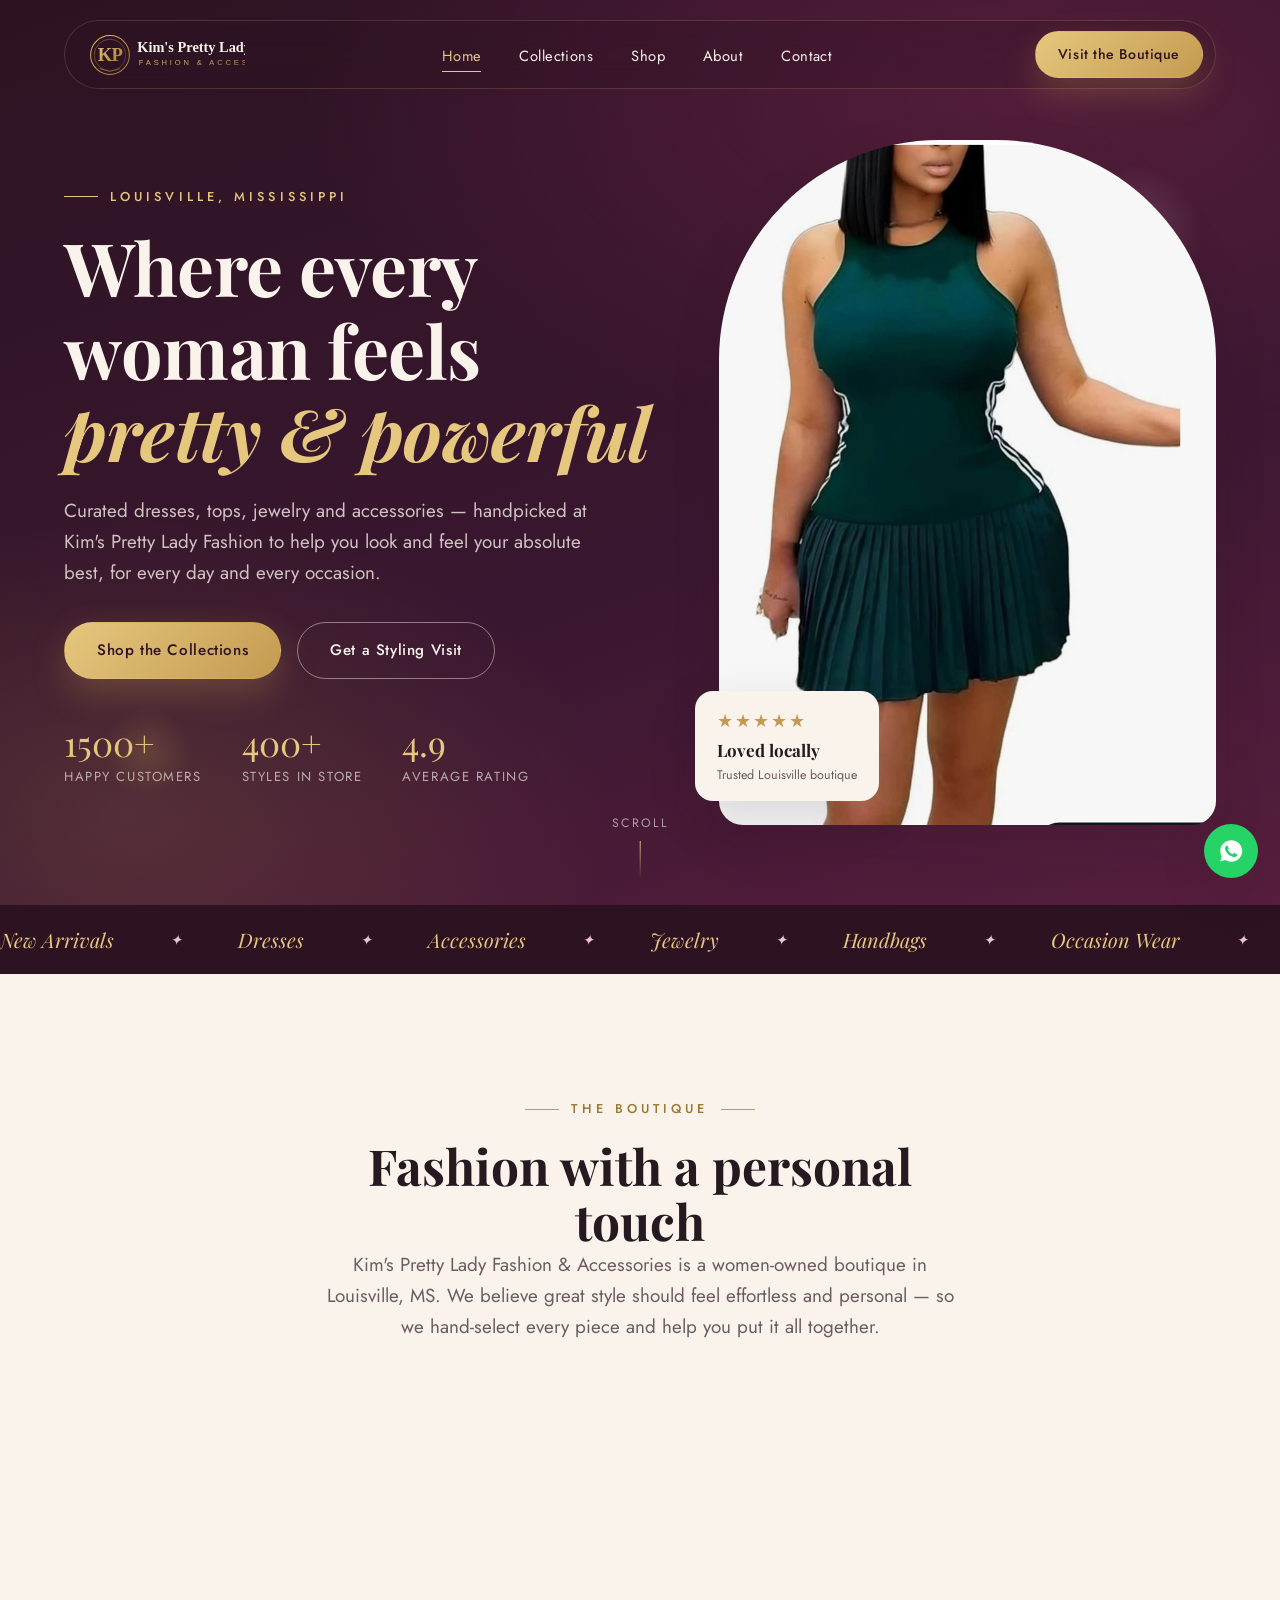
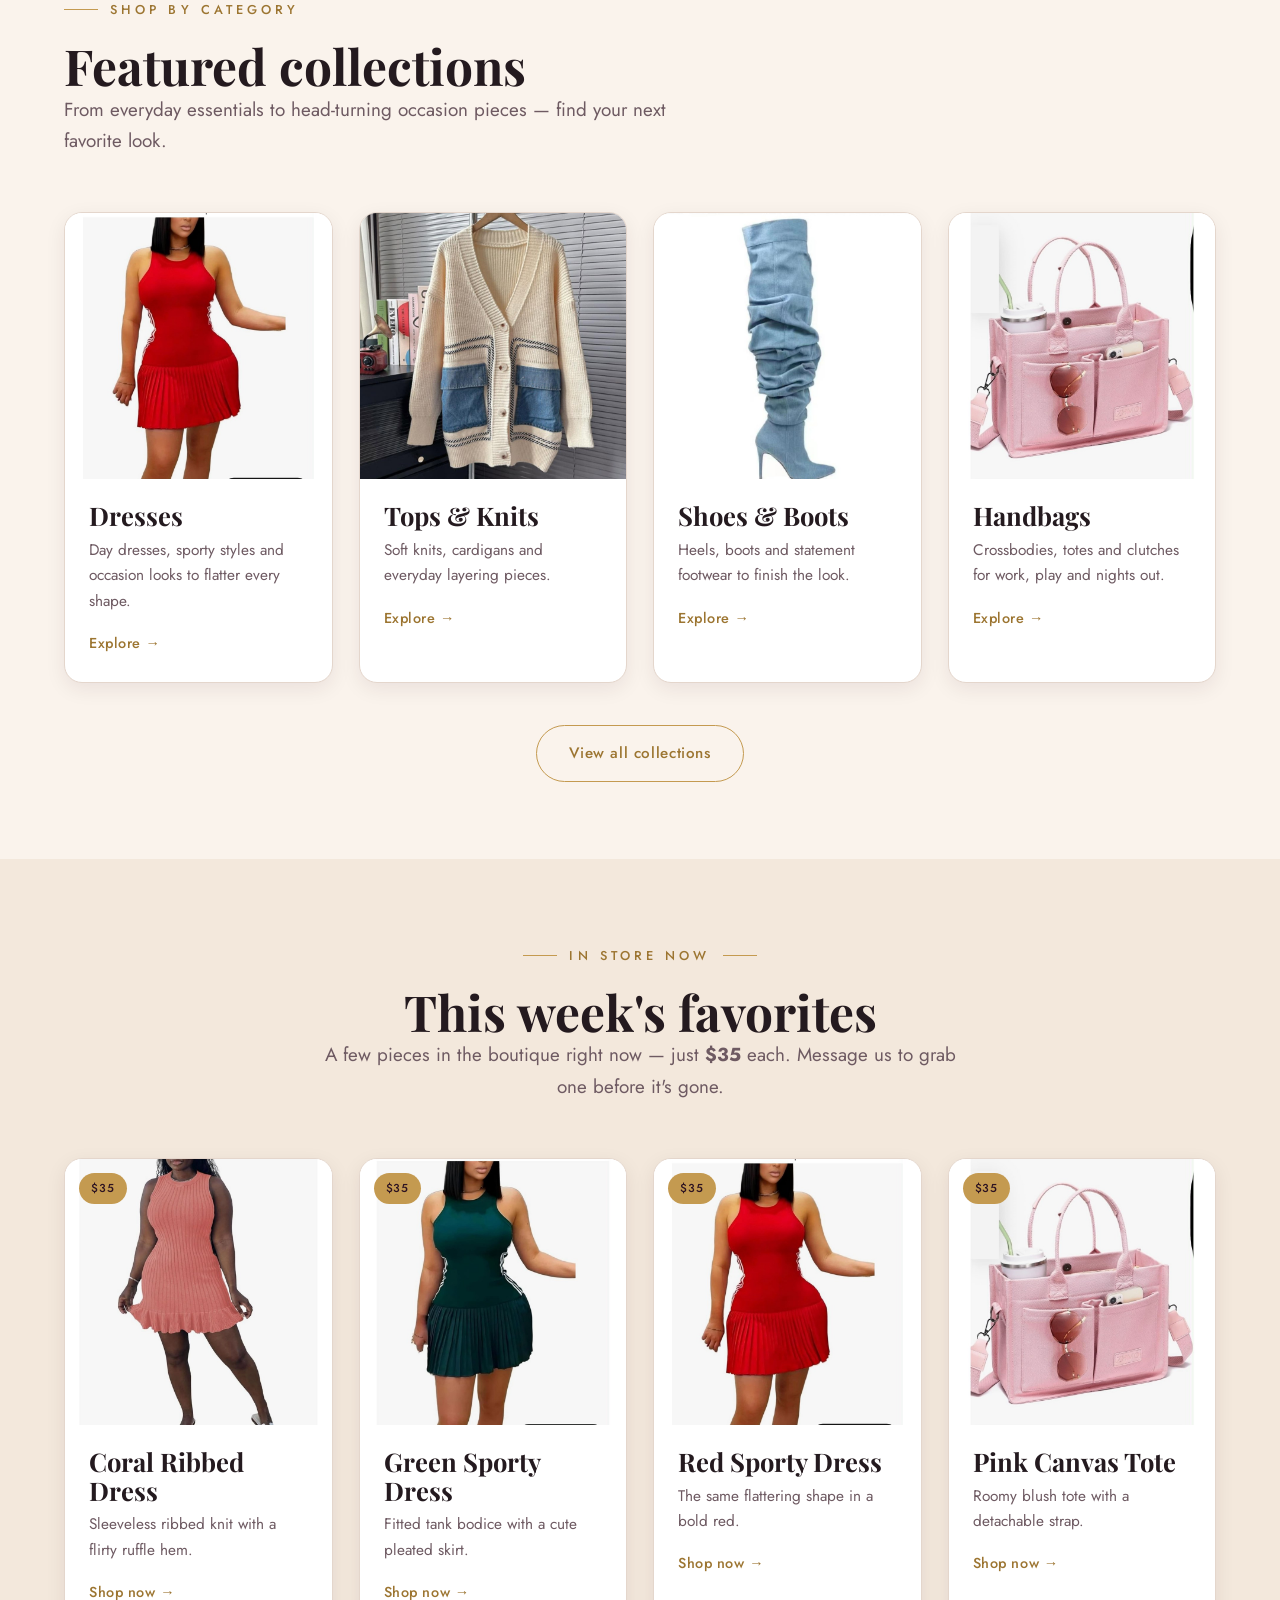
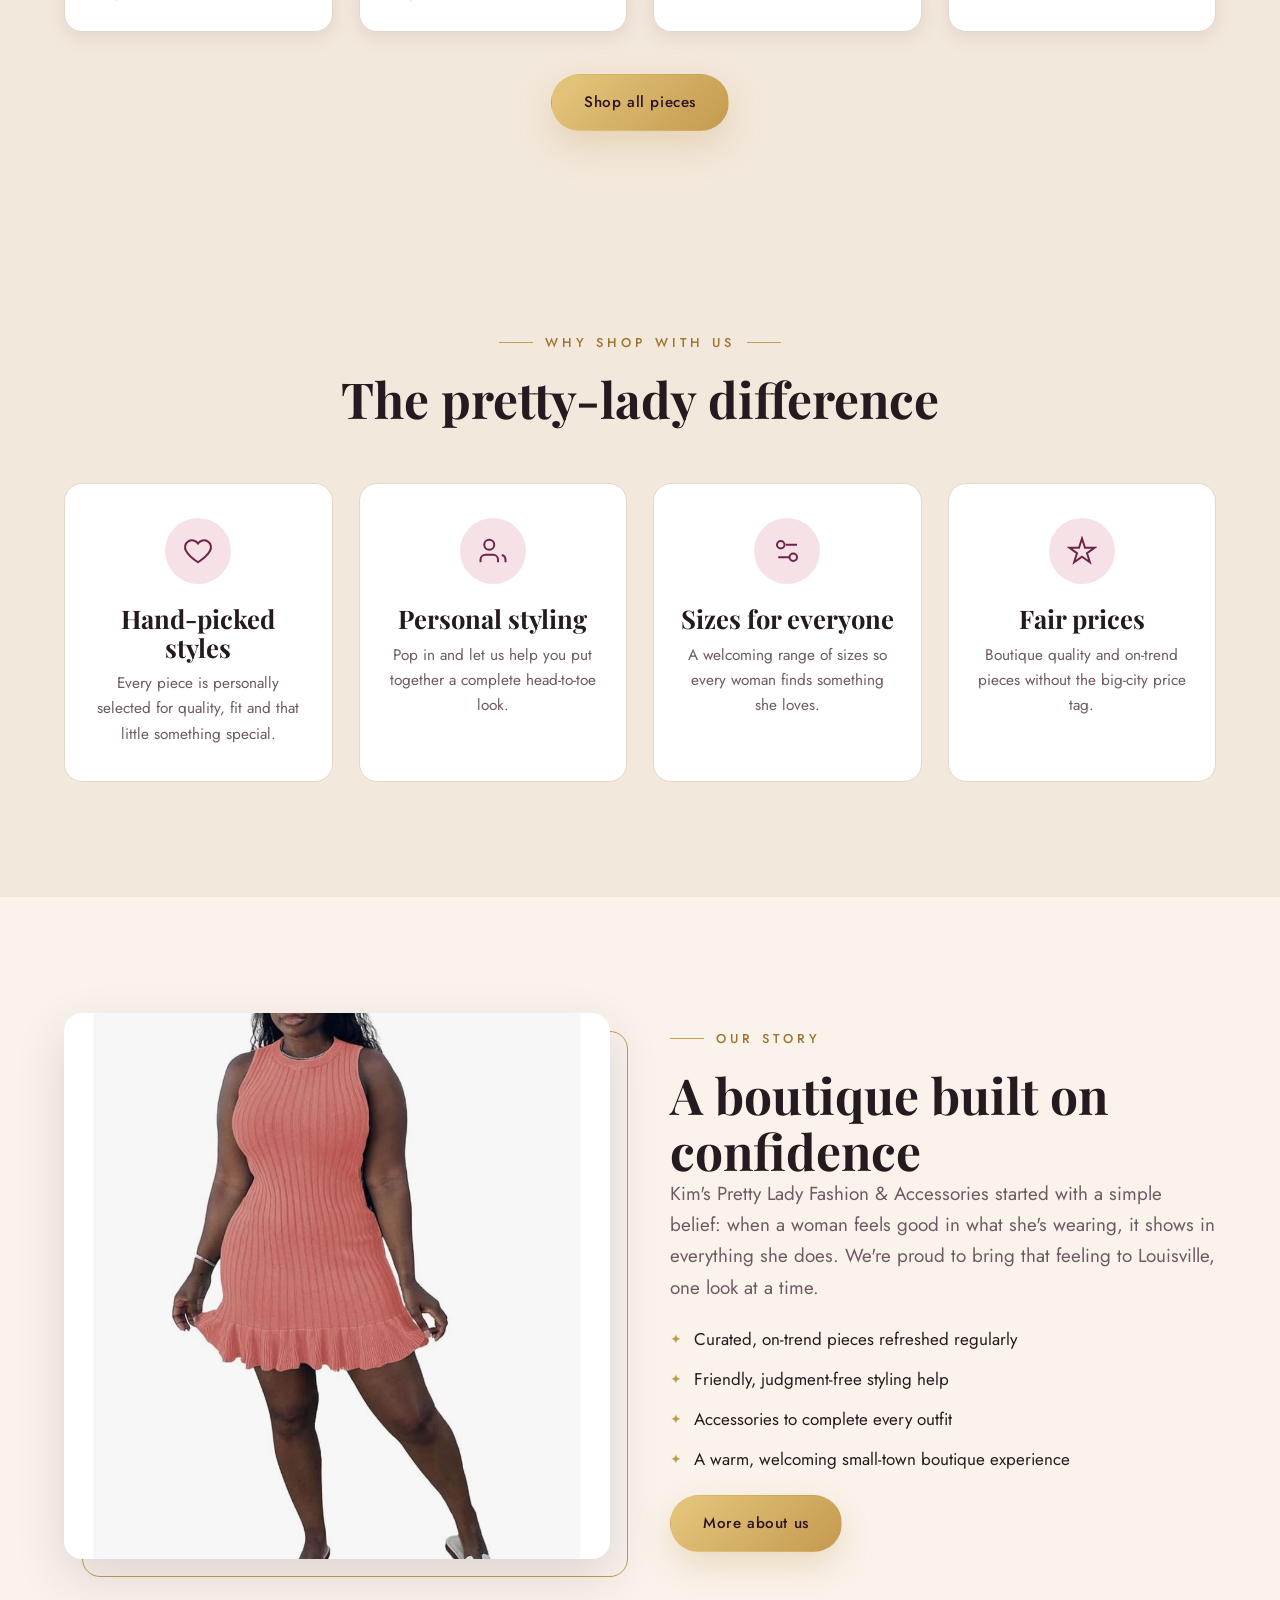
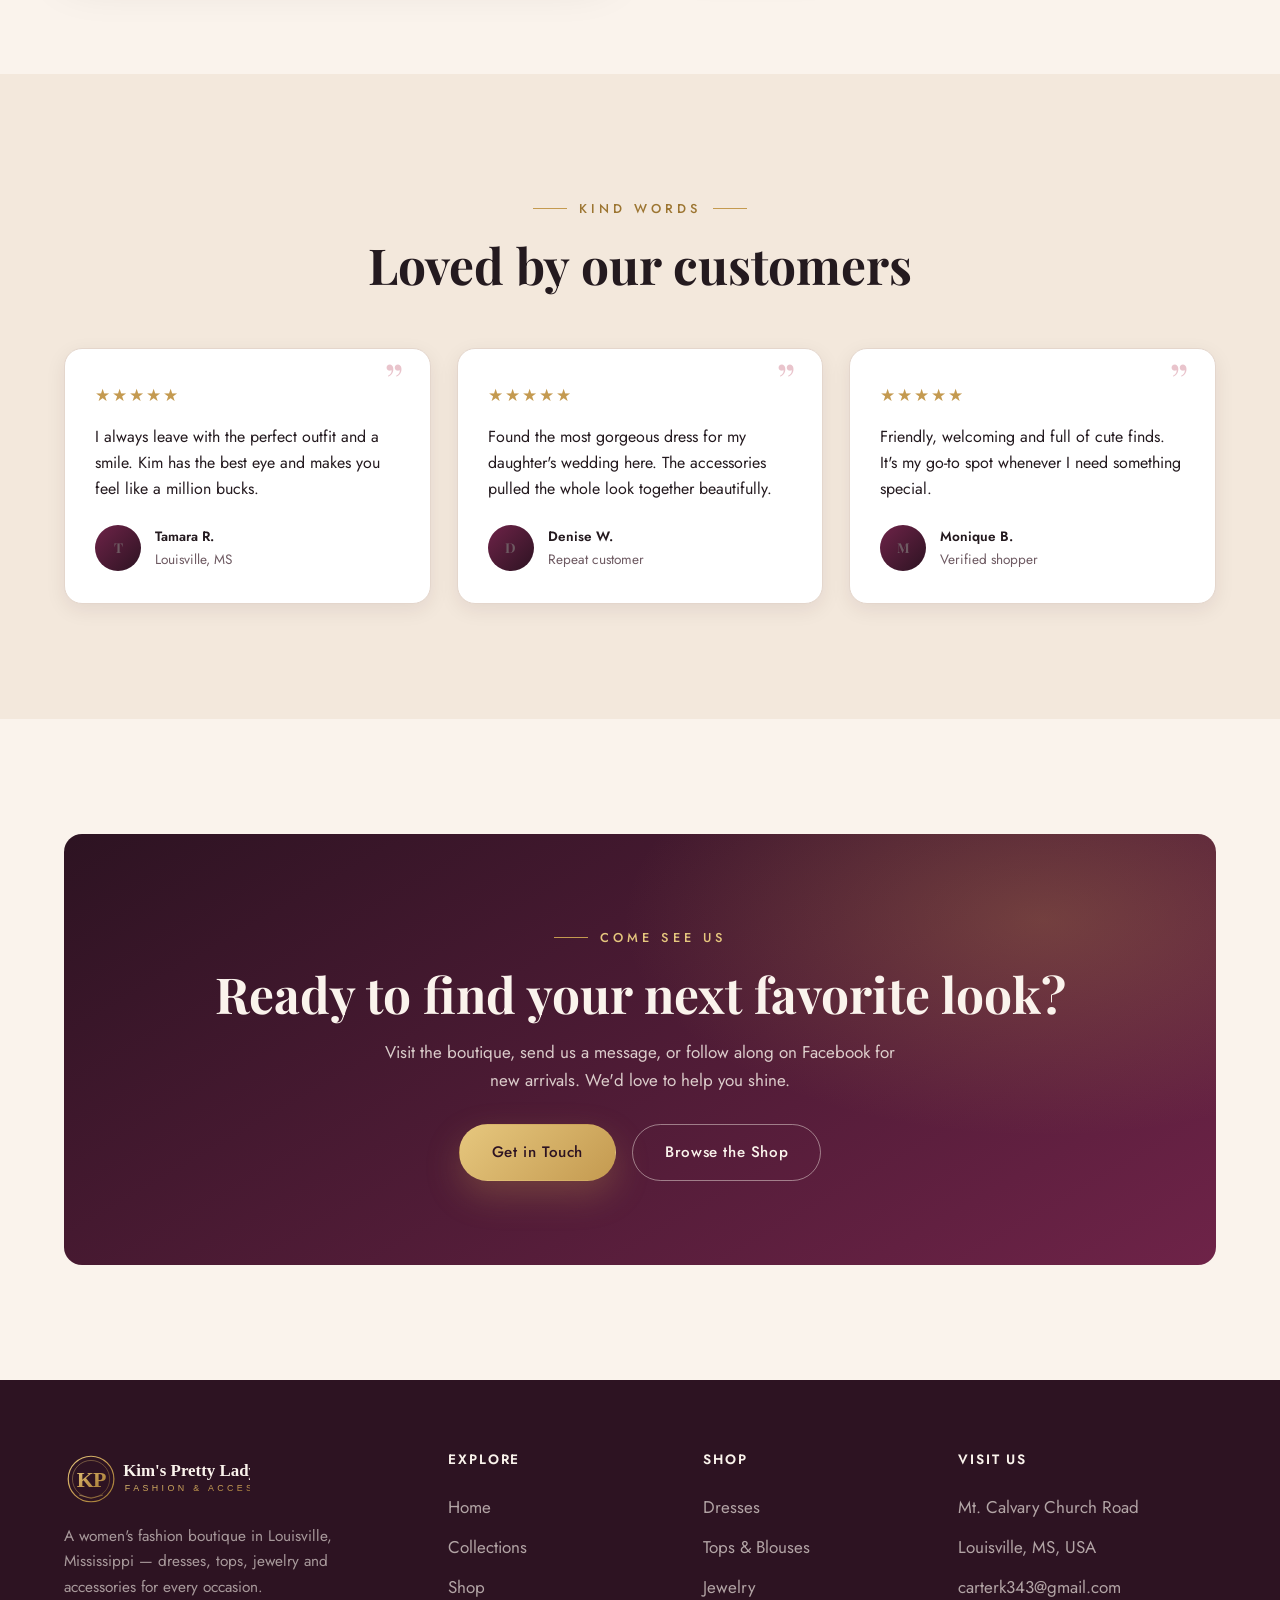
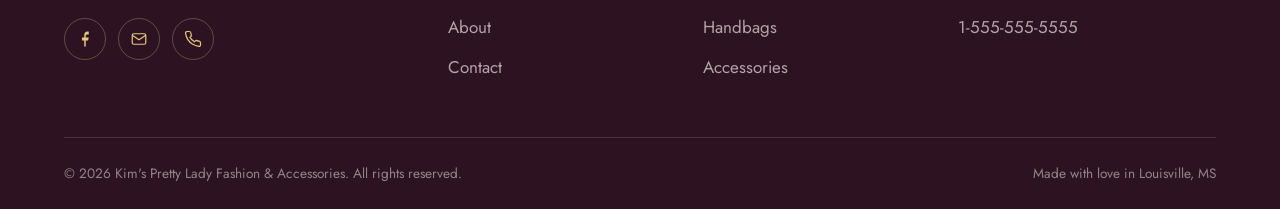
<file: index.html>
<!DOCTYPE html>
<html lang="en">
<head>
  <meta charset="UTF-8" />
  <meta name="viewport" content="width=device-width, initial-scale=1.0" />
  <meta name="theme-color" content="#2D1322" />
  <link rel="manifest" href="site.webmanifest" />
  <title>Kim's Pretty Lady Fashion &amp; Accessories | Women's Boutique in Louisville, MS</title>
  <meta name="description" content="Kim's Pretty Lady Fashion & Accessories is a women's clothing boutique in Louisville, Mississippi, offering dresses, tops, handbags, jewelry and statement accessories styled for every occasion." />
  <meta name="keywords" content="women's boutique Louisville MS, clothing store Mississippi, dresses, fashion accessories, jewelry, handbags, Kim's Pretty Lady Fashion" />
  <meta name="author" content="Kim's Pretty Lady Fashion & Accessories" />
  <link rel="icon" type="image/svg+xml" href="images/favicon.svg" />

  <!-- Open Graph -->
  <meta property="og:type" content="website" />
  <meta property="og:title" content="Kim's Pretty Lady Fashion & Accessories" />
  <meta property="og:description" content="A women's boutique in Louisville, MS — dresses, tops, jewelry and accessories curated for every occasion." />
  <meta property="og:image" content="images/hero-photo.jpg" />

  <!-- Fonts -->
  <link rel="preconnect" href="https://fonts.googleapis.com" />
  <link rel="preconnect" href="https://fonts.gstatic.com" crossorigin />
  <link href="https://fonts.googleapis.com/css2?family=Playfair+Display:ital,wght@0,500;0,600;0,700;1,500;1,600&family=Jost:wght@300;400;500;600&display=swap" rel="stylesheet" />

  <link rel="stylesheet" href="css/style.css" />

  <!-- Local business structured data (SEO) -->
  <script type="application/ld+json">
  {
    "@context": "https://schema.org",
    "@type": "ClothingStore",
    "name": "Kim's Pretty Lady Fashion & Accessories",
    "image": "images/hero-photo.jpg",
    "email": "carterk343@gmail.com",
    "telephone": "+1-555-555-5555",
    "address": {
      "@type": "PostalAddress",
      "streetAddress": "Mt. Calvary Church Road",
      "addressLocality": "Louisville",
      "addressRegion": "MS",
      "addressCountry": "US"
    },
    "url": "https://www.facebook.com/Kimsclothingandaccessories"
  }
  </script>
</head>
<body>
  <a class="skip-link" href="#main">Skip to content</a>

  <!-- ===== Loader ===== -->
  <div id="loader">
    <div class="loader__mark">
      <div class="loader__ring"></div>
      <div class="loader__name">KIM'S PRETTY LADY</div>
    </div>
  </div>

  <!-- ===== Navigation ===== -->
  <nav class="nav" id="nav">
    <div class="container">
      <div class="nav__inner">
        <a href="index.html" class="nav__logo" aria-label="Kim's Pretty Lady Fashion — home">
          <img src="images/logo.svg" alt="Kim's Pretty Lady Fashion & Accessories logo"  decoding="async" />
        </a>
        <ul class="nav__links">
          <li><a href="index.html" class="active">Home</a></li>
          <li><a href="collections.html">Collections</a></li>
          <li><a href="shop.html">Shop</a></li>
          <li><a href="about.html">About</a></li>
          <li><a href="contact.html">Contact</a></li>
        </ul>
        <div class="nav__cta"><a href="contact.html" class="btn btn--gold">Visit the Boutique</a></div>
        <button class="nav__toggle" aria-label="Open menu" aria-expanded="false">
          <span></span><span></span><span></span>
        </button>
      </div>
    </div>
  </nav>

  <main id="main" tabindex="-1">

  <!-- ===== Hero ===== -->
  <header class="hero">
    <span class="float float--1"></span>
    <span class="float float--2"></span>
    <div class="container">
      <div class="hero__grid">
        <div class="hero__copy reveal">
          <span class="eyebrow hero__eyebrow">Louisville, Mississippi</span>
          <h1>Where every woman feels <em>pretty &amp; powerful</em></h1>
          <p>Curated dresses, tops, jewelry and accessories — handpicked at Kim's Pretty Lady Fashion to help you look and feel your absolute best, for every day and every occasion.</p>
          <div class="hero__actions">
            <a href="collections.html" class="btn btn--gold">Shop the Collections</a>
            <a href="contact.html" class="btn btn--ghost-light">Get a Styling Visit</a>
          </div>
          <div class="hero__stats">
            <div>
              <div class="num"><span data-count="1500" data-suffix="+">0</span></div>
              <div class="lbl">Happy customers</div>
            </div>
            <div>
              <div class="num"><span data-count="400" data-suffix="+">0</span></div>
              <div class="lbl">Styles in store</div>
            </div>
            <div>
              <div class="num"><span data-count="4.9">0</span></div>
              <div class="lbl">Average rating</div>
            </div>
          </div>
        </div>
        <div class="hero__art reveal" data-delay="2">
          <img src="images/hero-photo.jpg" alt="Model wearing a sporty green dress from the boutique"  decoding="async" />
          <div class="hero__badge">
            <div>
              <div class="star">★★★★★</div>
              <b>Loved locally</b>
              <small>Trusted Louisville boutique</small>
            </div>
          </div>
        </div>
      </div>
    </div>
    <div class="hero__scroll">Scroll</div>
  </header>

  <!-- ===== Marquee strip ===== -->
  <div class="marquee" aria-hidden="true">
    <div class="marquee__track">
      <span>New Arrivals</span><span>Dresses</span><span>Accessories</span><span>Jewelry</span><span>Handbags</span><span>Occasion Wear</span>
      <span>New Arrivals</span><span>Dresses</span><span>Accessories</span><span>Jewelry</span><span>Handbags</span><span>Occasion Wear</span>
    </div>
  </div>

  <!-- ===== Intro ===== -->
  <section class="section">
    <div class="container">
      <div class="head center reveal">
        <span class="eyebrow">The Boutique</span>
        <h2>Fashion with a personal touch</h2>
        <p class="lead" style="margin-inline:auto;">Kim's Pretty Lady Fashion &amp; Accessories is a women-owned boutique in Louisville, MS. We believe great style should feel effortless and personal — so we hand-select every piece and help you put it all together.</p>
      </div>
    </div>
  </section>

  <!-- ===== Featured collections ===== -->
  <section class="section section--tight" id="collections">
    <div class="container">
      <div class="head reveal">
        <span class="eyebrow">Shop by Category</span>
        <h2>Featured collections</h2>
        <p class="lead">From everyday essentials to head-turning occasion pieces — find your next favorite look.</p>
      </div>
      <div class="grid grid--4">
        <article class="card reveal" data-delay="1">
          <div class="card__media"><img src="images/prod-red-dress.jpg" alt="Dresses collection" loading="lazy" decoding="async" /></div>
          <div class="card__body">
            <h3>Dresses</h3>
            <p>Day dresses, sporty styles and occasion looks to flatter every shape.</p>
            <a href="collections.html" class="card__link">Explore →</a>
          </div>
        </article>
        <article class="card reveal" data-delay="2">
          <div class="card__media"><img src="images/look-cardigan.jpg" alt="Tops and knitwear collection" loading="lazy" decoding="async" /></div>
          <div class="card__body">
            <h3>Tops &amp; Knits</h3>
            <p>Soft knits, cardigans and everyday layering pieces.</p>
            <a href="collections.html" class="card__link">Explore →</a>
          </div>
        </article>
        <article class="card reveal" data-delay="3">
          <div class="card__media"><img src="images/look-denim-boots.jpg" alt="Shoes and boots collection" loading="lazy" decoding="async" /></div>
          <div class="card__body">
            <h3>Shoes &amp; Boots</h3>
            <p>Heels, boots and statement footwear to finish the look.</p>
            <a href="collections.html" class="card__link">Explore →</a>
          </div>
        </article>
        <article class="card reveal" data-delay="4">
          <div class="card__media"><img src="images/prod-tote.jpg" alt="Handbags collection" loading="lazy" decoding="async" /></div>
          <div class="card__body">
            <h3>Handbags</h3>
            <p>Crossbodies, totes and clutches for work, play and nights out.</p>
            <a href="collections.html" class="card__link">Explore →</a>
          </div>
        </article>
      </div>
      <div class="center" style="margin-top:42px;">
        <a href="collections.html" class="btn btn--outline">View all collections</a>
      </div>
    </div>
  </section>

  <!-- ===== In store now (real products) ===== -->
  <section class="section section--tight" style="background:var(--cream-2);">
    <div class="container">
      <div class="head center reveal">
        <span class="eyebrow">In Store Now</span>
        <h2>This week's favorites</h2>
        <p class="lead" style="margin-inline:auto;">A few pieces in the boutique right now — just <strong>$35</strong> each. Message us to grab one before it's gone.</p>
      </div>
      <div class="grid grid--4">
        <article class="card reveal" data-delay="1">
          <div class="card__media"><img src="images/prod-coral-dress.jpg" alt="Coral ribbed sleeveless dress with ruffle hem" loading="lazy" decoding="async" /><span class="tag">$35</span></div>
          <div class="card__body">
            <h3>Coral Ribbed Dress</h3>
            <p>Sleeveless ribbed knit with a flirty ruffle hem.</p>
            <a href="shop.html" class="card__link">Shop now →</a>
          </div>
        </article>
        <article class="card reveal" data-delay="2">
          <div class="card__media"><img src="images/prod-green-dress.jpg" alt="Green sporty tank dress with pleated skirt" loading="lazy" decoding="async" /><span class="tag">$35</span></div>
          <div class="card__body">
            <h3>Green Sporty Dress</h3>
            <p>Fitted tank bodice with a cute pleated skirt.</p>
            <a href="shop.html" class="card__link">Shop now →</a>
          </div>
        </article>
        <article class="card reveal" data-delay="3">
          <div class="card__media"><img src="images/prod-red-dress.jpg" alt="Red sporty tank dress with pleated skirt" loading="lazy" decoding="async" /><span class="tag">$35</span></div>
          <div class="card__body">
            <h3>Red Sporty Dress</h3>
            <p>The same flattering shape in a bold red.</p>
            <a href="shop.html" class="card__link">Shop now →</a>
          </div>
        </article>
        <article class="card reveal" data-delay="4">
          <div class="card__media"><img src="images/prod-tote.jpg" alt="Pink canvas tote bag with crossbody strap" loading="lazy" decoding="async" /><span class="tag">$35</span></div>
          <div class="card__body">
            <h3>Pink Canvas Tote</h3>
            <p>Roomy blush tote with a detachable strap.</p>
            <a href="shop.html" class="card__link">Shop now →</a>
          </div>
        </article>
      </div>
      <div class="center" style="margin-top:42px;">
        <a href="shop.html" class="btn btn--gold">Shop all pieces</a>
      </div>
    </div>
  </section>

  <!-- ===== Why choose us ===== -->
  <section class="section" style="background:var(--cream-2);">
    <div class="container">
      <div class="head center reveal">
        <span class="eyebrow">Why Shop With Us</span>
        <h2>The pretty-lady difference</h2>
      </div>
      <div class="grid grid--4">
        <div class="feature reveal" data-delay="1">
          <div class="feature__icon">
            <svg viewBox="0 0 24 24" fill="none" stroke="currentColor" stroke-width="1.6"><path d="M12 21s-7-4.5-9.5-9A5.5 5.5 0 0 1 12 6a5.5 5.5 0 0 1 9.5 6c-2.5 4.5-9.5 9-9.5 9z"/></svg>
          </div>
          <h3>Hand-picked styles</h3>
          <p>Every piece is personally selected for quality, fit and that little something special.</p>
        </div>
        <div class="feature reveal" data-delay="2">
          <div class="feature__icon">
            <svg viewBox="0 0 24 24" fill="none" stroke="currentColor" stroke-width="1.6"><path d="M16 21v-2a4 4 0 0 0-4-4H6a4 4 0 0 0-4 4v2"/><circle cx="9" cy="7" r="4"/><path d="M22 21v-2a4 4 0 0 0-3-3.87"/></svg>
          </div>
          <h3>Personal styling</h3>
          <p>Pop in and let us help you put together a complete head-to-toe look.</p>
        </div>
        <div class="feature reveal" data-delay="3">
          <div class="feature__icon">
            <svg viewBox="0 0 24 24" fill="none" stroke="currentColor" stroke-width="1.6"><path d="M20 7h-9M14 17H5"/><circle cx="17" cy="17" r="3"/><circle cx="7" cy="7" r="3"/></svg>
          </div>
          <h3>Sizes for everyone</h3>
          <p>A welcoming range of sizes so every woman finds something she loves.</p>
        </div>
        <div class="feature reveal" data-delay="4">
          <div class="feature__icon">
            <svg viewBox="0 0 24 24" fill="none" stroke="currentColor" stroke-width="1.6"><path d="M12 2l2.4 7.4H22l-6 4.4 2.3 7.2L12 16.6 5.7 21l2.3-7.2-6-4.4h7.6z"/></svg>
          </div>
          <h3>Fair prices</h3>
          <p>Boutique quality and on-trend pieces without the big-city price tag.</p>
        </div>
      </div>
    </div>
  </section>

  <!-- ===== About teaser / split ===== -->
  <section class="section">
    <div class="container">
      <div class="split">
        <div class="split__media reveal">
          <img src="images/prod-coral-dress.jpg" alt="Boutique fashion in Louisville, Mississippi"  loading="lazy" decoding="async" />
          <span class="frame"></span>
        </div>
        <div class="reveal" data-delay="2">
          <span class="eyebrow">Our Story</span>
          <h2>A boutique built on confidence</h2>
          <p class="lead">Kim's Pretty Lady Fashion &amp; Accessories started with a simple belief: when a woman feels good in what she's wearing, it shows in everything she does. We're proud to bring that feeling to Louisville, one look at a time.</p>
          <ul class="checklist">
            <li>Curated, on-trend pieces refreshed regularly</li>
            <li>Friendly, judgment-free styling help</li>
            <li>Accessories to complete every outfit</li>
            <li>A warm, welcoming small-town boutique experience</li>
          </ul>
          <a href="about.html" class="btn btn--gold">More about us</a>
        </div>
      </div>
    </div>
  </section>

  <!-- ===== Testimonials ===== -->
  <section class="section" style="background:var(--cream-2);">
    <div class="container">
      <div class="head center reveal">
        <span class="eyebrow">Kind Words</span>
        <h2>Loved by our customers</h2>
      </div>
      <div class="testi-grid">
        <figure class="testi reveal" data-delay="1">
          <span class="testi__quote">”</span>
          <div class="testi__stars">★★★★★</div>
          <p>I always leave with the perfect outfit and a smile. Kim has the best eye and makes you feel like a million bucks.</p>
          <figcaption class="testi__who">
            <span class="testi__avatar">T</span>
            <span><b>Tamara R.</b><span>Louisville, MS</span></span>
          </figcaption>
        </figure>
        <figure class="testi reveal" data-delay="2">
          <span class="testi__quote">”</span>
          <div class="testi__stars">★★★★★</div>
          <p>Found the most gorgeous dress for my daughter's wedding here. The accessories pulled the whole look together beautifully.</p>
          <figcaption class="testi__who">
            <span class="testi__avatar">D</span>
            <span><b>Denise W.</b><span>Repeat customer</span></span>
          </figcaption>
        </figure>
        <figure class="testi reveal" data-delay="3">
          <span class="testi__quote">”</span>
          <div class="testi__stars">★★★★★</div>
          <p>Friendly, welcoming and full of cute finds. It's my go-to spot whenever I need something special.</p>
          <figcaption class="testi__who">
            <span class="testi__avatar">M</span>
            <span><b>Monique B.</b><span>Verified shopper</span></span>
          </figcaption>
        </figure>
      </div>
    </div>
  </section>

  <!-- ===== CTA ===== -->
  <section class="section">
    <div class="container">
      <div class="cta reveal">
        <span class="eyebrow" style="color:var(--gold-light);justify-content:center;">Come See Us</span>
        <h2>Ready to find your next favorite look?</h2>
        <p>Visit the boutique, send us a message, or follow along on Facebook for new arrivals. We'd love to help you shine.</p>
        <div class="cta__actions">
          <a href="contact.html" class="btn btn--gold">Get in Touch</a>
          <a href="shop.html" class="btn btn--ghost-light">Browse the Shop</a>
        </div>
      </div>
    </div>
  </section>

  <!-- ===== Footer ===== -->
  </main>

  <footer class="footer">
    <div class="container">
      <div class="footer__grid">
        <div class="footer__brand">
          <img src="images/logo.svg" alt="Kim's Pretty Lady Fashion & Accessories logo"  decoding="async" />
          <p>A women's fashion boutique in Louisville, Mississippi — dresses, tops, jewelry and accessories for every occasion.</p>
          <div class="footer__social">
            <a href="https://www.facebook.com/Kimsclothingandaccessories" target="_blank" rel="noopener" aria-label="Facebook">
              <svg viewBox="0 0 24 24" fill="currentColor"><path d="M13 22v-8h3l1-4h-4V8c0-1.1.5-2 2-2h2V2.1C18 2 16.7 2 15.5 2 12.5 2 11 3.7 11 6.7V10H8v4h3v8z"/></svg>
            </a>
            <a href="mailto:carterk343@gmail.com" aria-label="Email">
              <svg viewBox="0 0 24 24" fill="none" stroke="currentColor" stroke-width="1.6"><rect x="3" y="5" width="18" height="14" rx="2"/><path d="m3 7 9 6 9-6"/></svg>
            </a>
            <a href="tel:+15555555555" aria-label="Phone">
              <svg viewBox="0 0 24 24" fill="none" stroke="currentColor" stroke-width="1.6"><path d="M22 16.9v3a2 2 0 0 1-2.2 2 19.8 19.8 0 0 1-8.6-3.1 19.5 19.5 0 0 1-6-6A19.8 19.8 0 0 1 2 4.2 2 2 0 0 1 4 2h3a2 2 0 0 1 2 1.7c.1 1 .4 1.9.7 2.8a2 2 0 0 1-.5 2.1L8 9.8a16 16 0 0 0 6 6l1.2-1.2a2 2 0 0 1 2.1-.5c.9.3 1.8.6 2.8.7a2 2 0 0 1 1.7 2z"/></svg>
            </a>
          </div>
        </div>
        <div>
          <h4>Explore</h4>
          <div class="footer__links">
            <a href="index.html">Home</a>
            <a href="collections.html">Collections</a>
            <a href="shop.html">Shop</a>
            <a href="about.html">About</a>
            <a href="contact.html">Contact</a>
          </div>
        </div>
        <div>
          <h4>Shop</h4>
          <div class="footer__links">
            <a href="collections.html">Dresses</a>
            <a href="collections.html">Tops &amp; Blouses</a>
            <a href="collections.html">Jewelry</a>
            <a href="collections.html">Handbags</a>
            <a href="collections.html">Accessories</a>
          </div>
        </div>
        <div>
          <h4>Visit Us</h4>
          <ul class="footer__contact">
            <li>Mt. Calvary Church Road</li>
            <li>Louisville, MS, USA</li>
            <li><a href="mailto:carterk343@gmail.com">carterk343@gmail.com</a></li>
            <li><a href="tel:+15555555555">1-555-555-5555</a></li>
          </ul>
        </div>
      </div>
      <div class="footer__bottom">
        <span>© <span id="year">2026</span> Kim's Pretty Lady Fashion &amp; Accessories. All rights reserved.</span>
        <span>Made with love in Louisville, MS</span>
      </div>
    </div>
  </footer>

  <!-- ===== Floating buttons ===== -->
  <a class="fab fab--wa" href="https://wa.me/15555555555" target="_blank" rel="noopener" aria-label="Chat on WhatsApp">
    <svg viewBox="0 0 24 24" fill="currentColor"><path d="M12 2a10 10 0 0 0-8.6 15l-1.3 4.7 4.8-1.3A10 10 0 1 0 12 2zm5.8 14.2c-.2.7-1.4 1.3-2 1.4-.5.1-1.1.2-3.4-.7-2.9-1.2-4.7-4.1-4.9-4.3-.1-.2-1.1-1.5-1.1-2.8s.7-2 .9-2.3c.2-.3.5-.4.7-.4h.5c.2 0 .4 0 .6.5l.8 2c.1.2.1.3 0 .5l-.4.6c-.2.2-.3.3-.1.6.2.3.8 1.3 1.7 2.1 1.2 1 2.1 1.3 2.4 1.5.2.1.4.1.5-.1l.7-.9c.2-.2.4-.2.6-.1l1.9.9c.3.1.4.2.5.3.1.3.1.8-.1 1.5z"/></svg>
  </a>
  <button class="fab fab--top" aria-label="Back to top">
    <svg viewBox="0 0 24 24" fill="none" stroke="currentColor" stroke-width="2"><path d="M12 19V5M5 12l7-7 7 7"/></svg>
  </button>

  <script src="js/script.js" defer></script>
</body>
</html>
</file>
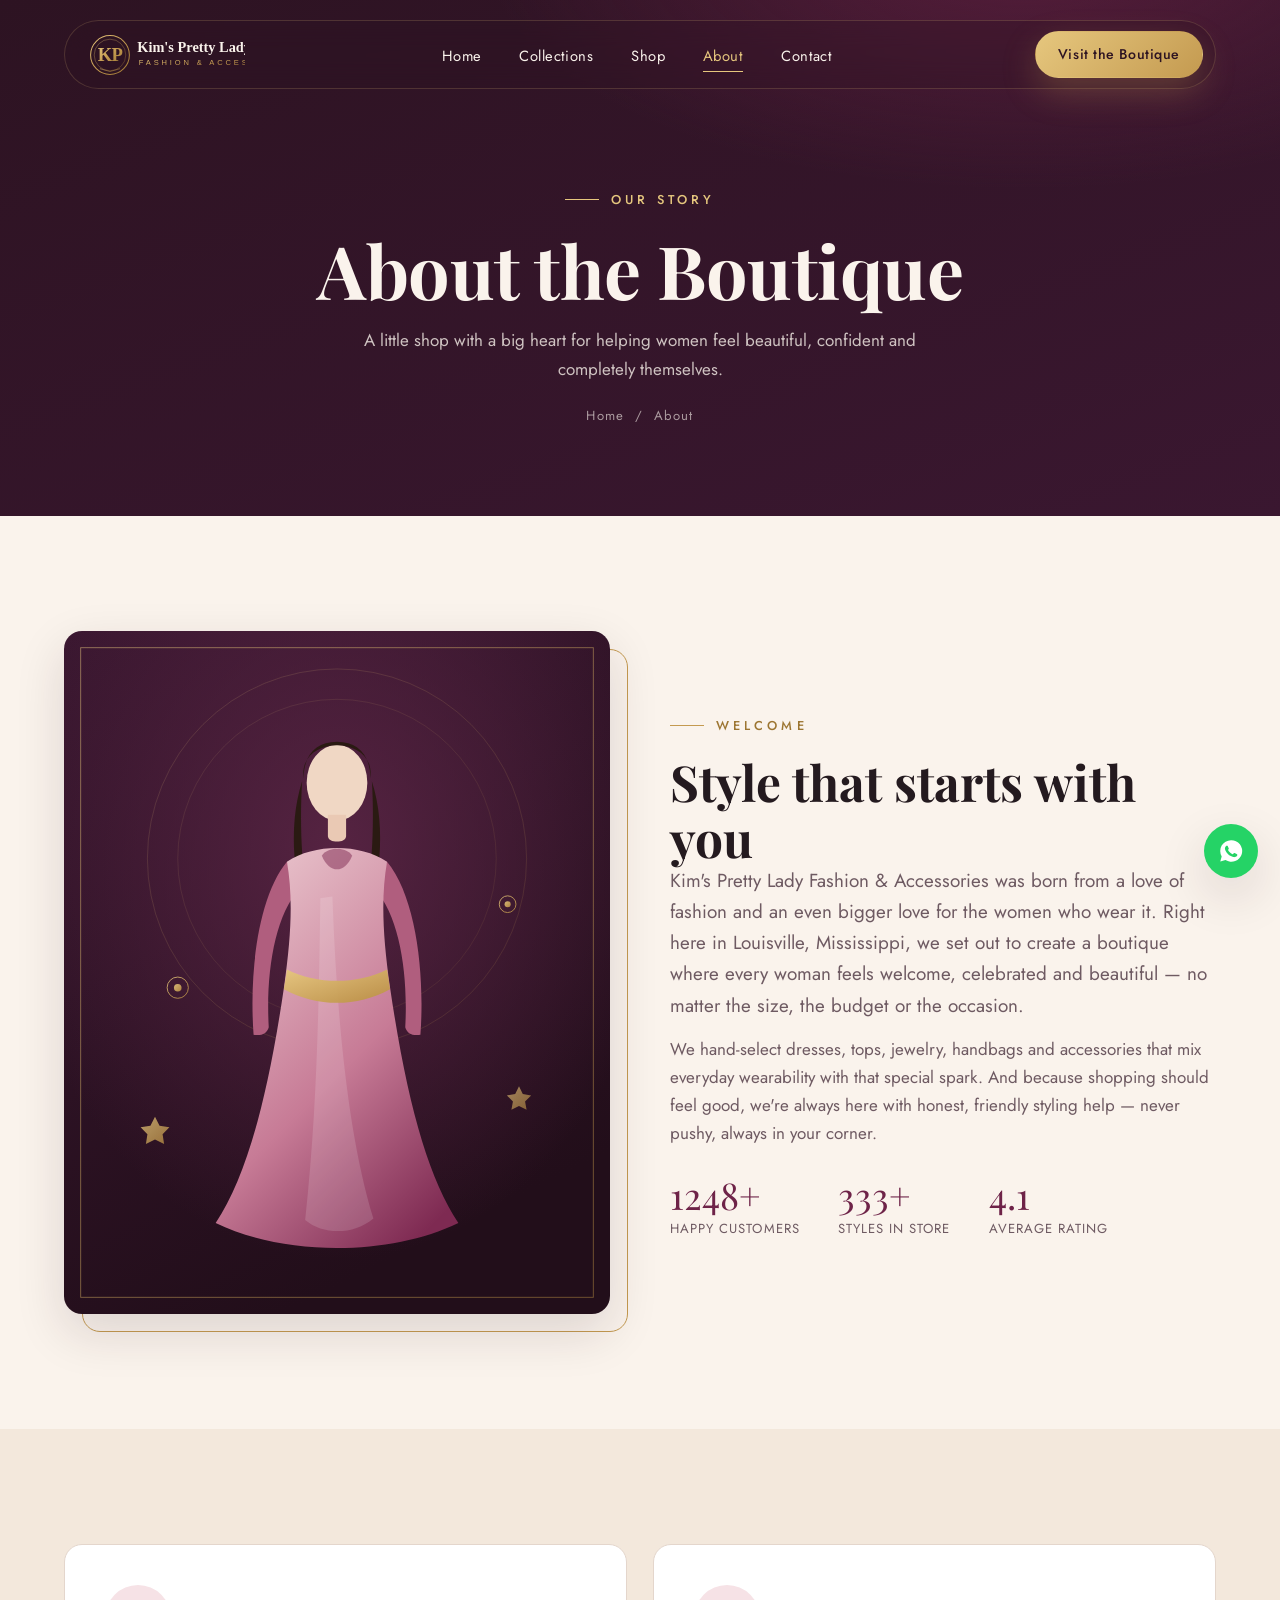
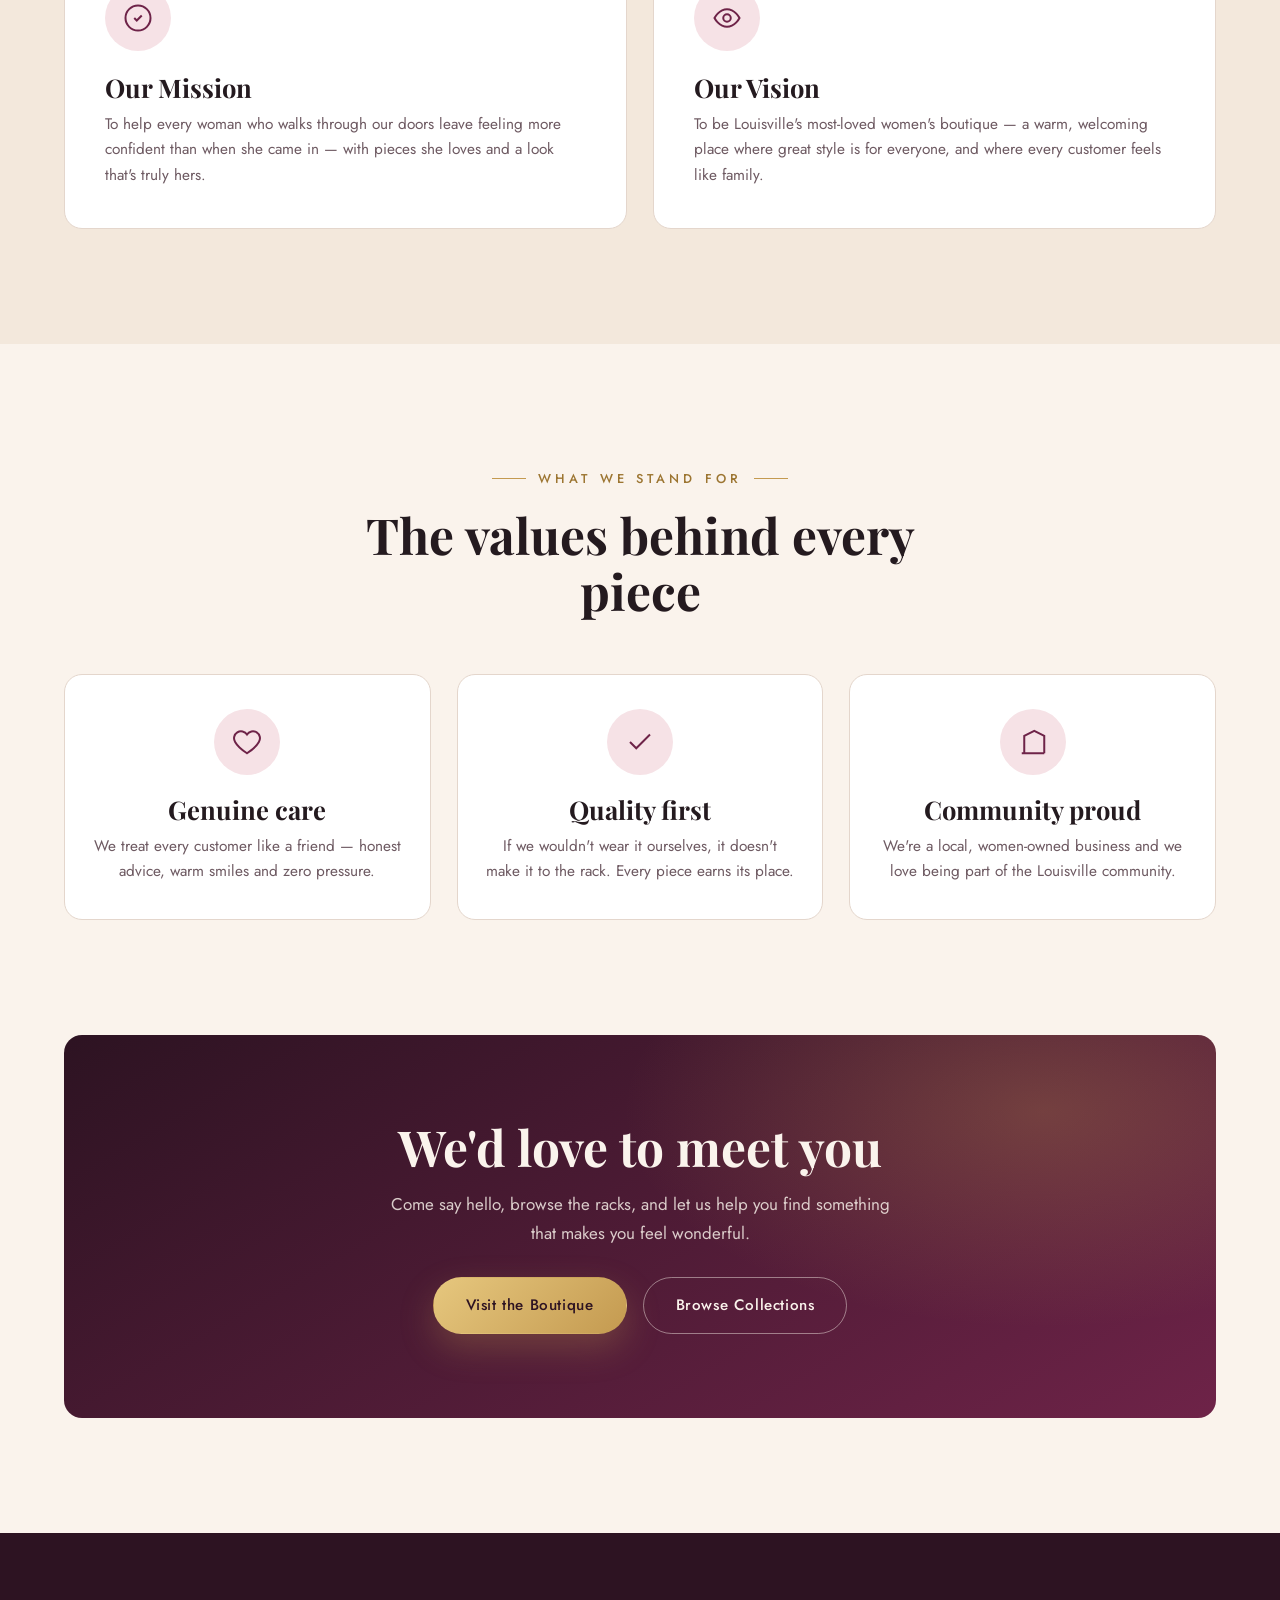
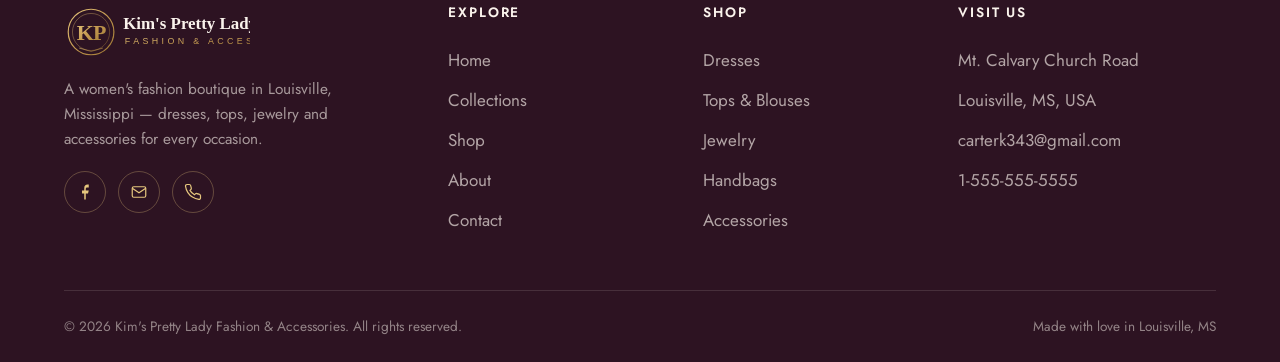
<file: about.html>
<!DOCTYPE html>
<html lang="en">
<head>
  <meta charset="UTF-8" />
  <meta name="viewport" content="width=device-width, initial-scale=1.0" />
  <meta name="theme-color" content="#2D1322" />
  <link rel="manifest" href="site.webmanifest" />
  <title>About Us | Kim's Pretty Lady Fashion &amp; Accessories — Louisville, MS</title>
  <meta name="description" content="Meet Kim's Pretty Lady Fashion & Accessories, a women-owned clothing boutique in Louisville, Mississippi dedicated to helping every woman feel confident and beautiful." />
  <meta name="keywords" content="women-owned boutique Louisville MS, about Kim's Pretty Lady Fashion, Mississippi clothing store story" />
  <link rel="icon" type="image/svg+xml" href="images/favicon.svg" />
  <link rel="preconnect" href="https://fonts.googleapis.com" />
  <link rel="preconnect" href="https://fonts.gstatic.com" crossorigin />
  <link href="https://fonts.googleapis.com/css2?family=Playfair+Display:ital,wght@0,500;0,600;0,700;1,500;1,600&family=Jost:wght@300;400;500;600&display=swap" rel="stylesheet" />
  <link rel="stylesheet" href="css/style.css" />
</head>
<body>
  <a class="skip-link" href="#main">Skip to content</a>

  <div id="loader"><div class="loader__mark"><div class="loader__ring"></div><div class="loader__name">KIM'S PRETTY LADY</div></div></div>

  <!-- Nav -->
  <nav class="nav" id="nav">
    <div class="container">
      <div class="nav__inner">
        <a href="index.html" class="nav__logo" aria-label="Kim's Pretty Lady Fashion — home"><img src="images/logo.svg" alt="Kim's Pretty Lady Fashion & Accessories logo"  decoding="async" /></a>
        <ul class="nav__links">
          <li><a href="index.html">Home</a></li>
          <li><a href="collections.html">Collections</a></li>
          <li><a href="shop.html">Shop</a></li>
          <li><a href="about.html" class="active">About</a></li>
          <li><a href="contact.html">Contact</a></li>
        </ul>
        <div class="nav__cta"><a href="contact.html" class="btn btn--gold">Visit the Boutique</a></div>
        <button class="nav__toggle" aria-label="Open menu" aria-expanded="false"><span></span><span></span><span></span></button>
      </div>
    </div>
  </nav>

  <main id="main" tabindex="-1">

  <!-- Page head -->
  <header class="pagehead">
    <div class="container">
      <span class="eyebrow" style="justify-content:center;">Our Story</span>
      <h1>About the Boutique</h1>
      <p>A little shop with a big heart for helping women feel beautiful, confident and completely themselves.</p>
      <div class="breadcrumb"><a href="index.html">Home</a> &nbsp;/&nbsp; About</div>
    </div>
  </header>

  <!-- Story -->
  <section class="section">
    <div class="container">
      <div class="split">
        <div class="split__media reveal">
          <img src="images/hero-figure.svg" alt="Elegant fashion illustration"  decoding="async" />
          <span class="frame"></span>
        </div>
        <div class="reveal" data-delay="2">
          <span class="eyebrow">Welcome</span>
          <h2>Style that starts with you</h2>
          <p class="lead">Kim's Pretty Lady Fashion &amp; Accessories was born from a love of fashion and an even bigger love for the women who wear it. Right here in Louisville, Mississippi, we set out to create a boutique where every woman feels welcome, celebrated and beautiful — no matter the size, the budget or the occasion.</p>
          <p style="margin-top:14px;">We hand-select dresses, tops, jewelry, handbags and accessories that mix everyday wearability with that special spark. And because shopping should feel good, we're always here with honest, friendly styling help — never pushy, always in your corner.</p>
          <div class="statline">
            <div><div class="num"><span data-count="1500" data-suffix="+">0</span></div><div class="lbl">Happy customers</div></div>
            <div><div class="num"><span data-count="400" data-suffix="+">0</span></div><div class="lbl">Styles in store</div></div>
            <div><div class="num"><span data-count="4.9">0</span></div><div class="lbl">Average rating</div></div>
          </div>
        </div>
      </div>
    </div>
  </section>

  <!-- Mission & Vision -->
  <section class="section" style="background:var(--cream-2);">
    <div class="container">
      <div class="grid grid--2">
        <div class="feature reveal" style="text-align:left;padding:40px;">
          <div class="feature__icon" style="margin:0 0 22px;">
            <svg viewBox="0 0 24 24" fill="none" stroke="currentColor" stroke-width="1.6"><circle cx="12" cy="12" r="10"/><path d="m9 12 2 2 4-4"/></svg>
          </div>
          <h3>Our Mission</h3>
          <p>To help every woman who walks through our doors leave feeling more confident than when she came in — with pieces she loves and a look that's truly hers.</p>
        </div>
        <div class="feature reveal" data-delay="2" style="text-align:left;padding:40px;">
          <div class="feature__icon" style="margin:0 0 22px;">
            <svg viewBox="0 0 24 24" fill="none" stroke="currentColor" stroke-width="1.6"><path d="M2 12s3.5-7 10-7 10 7 10 7-3.5 7-10 7-10-7-10-7z"/><circle cx="12" cy="12" r="3"/></svg>
          </div>
          <h3>Our Vision</h3>
          <p>To be Louisville's most-loved women's boutique — a warm, welcoming place where great style is for everyone, and where every customer feels like family.</p>
        </div>
      </div>
    </div>
  </section>

  <!-- Values / trust -->
  <section class="section">
    <div class="container">
      <div class="head center reveal">
        <span class="eyebrow">What We Stand For</span>
        <h2>The values behind every piece</h2>
      </div>
      <div class="grid grid--3">
        <div class="feature reveal" data-delay="1">
          <div class="feature__icon"><svg viewBox="0 0 24 24" fill="none" stroke="currentColor" stroke-width="1.6"><path d="M12 21s-7-4.5-9.5-9A5.5 5.5 0 0 1 12 6a5.5 5.5 0 0 1 9.5 6c-2.5 4.5-9.5 9-9.5 9z"/></svg></div>
          <h3>Genuine care</h3>
          <p>We treat every customer like a friend — honest advice, warm smiles and zero pressure.</p>
        </div>
        <div class="feature reveal" data-delay="2">
          <div class="feature__icon"><svg viewBox="0 0 24 24" fill="none" stroke="currentColor" stroke-width="1.6"><path d="M20 6 9 17l-5-5"/></svg></div>
          <h3>Quality first</h3>
          <p>If we wouldn't wear it ourselves, it doesn't make it to the rack. Every piece earns its place.</p>
        </div>
        <div class="feature reveal" data-delay="3">
          <div class="feature__icon"><svg viewBox="0 0 24 24" fill="none" stroke="currentColor" stroke-width="1.6"><path d="M3 21h18M5 21V7l8-4 8 4v14M9 9h.01M9 13h.01M9 17h.01"/></svg></div>
          <h3>Community proud</h3>
          <p>We're a local, women-owned business and we love being part of the Louisville community.</p>
        </div>
      </div>
    </div>
  </section>

  <!-- CTA -->
  <section class="section" style="padding-top:0;">
    <div class="container">
      <div class="cta reveal">
        <h2>We'd love to meet you</h2>
        <p>Come say hello, browse the racks, and let us help you find something that makes you feel wonderful.</p>
        <div class="cta__actions">
          <a href="contact.html" class="btn btn--gold">Visit the Boutique</a>
          <a href="collections.html" class="btn btn--ghost-light">Browse Collections</a>
        </div>
      </div>
    </div>
  </section>

  <!-- Footer -->
  </main>

  <footer class="footer">
    <div class="container">
      <div class="footer__grid">
        <div class="footer__brand">
          <img src="images/logo.svg" alt="Kim's Pretty Lady Fashion & Accessories logo"  decoding="async" />
          <p>A women's fashion boutique in Louisville, Mississippi — dresses, tops, jewelry and accessories for every occasion.</p>
          <div class="footer__social">
            <a href="https://www.facebook.com/Kimsclothingandaccessories" target="_blank" rel="noopener" aria-label="Facebook"><svg viewBox="0 0 24 24" fill="currentColor"><path d="M13 22v-8h3l1-4h-4V8c0-1.1.5-2 2-2h2V2.1C18 2 16.7 2 15.5 2 12.5 2 11 3.7 11 6.7V10H8v4h3v8z"/></svg></a>
            <a href="mailto:carterk343@gmail.com" aria-label="Email"><svg viewBox="0 0 24 24" fill="none" stroke="currentColor" stroke-width="1.6"><rect x="3" y="5" width="18" height="14" rx="2"/><path d="m3 7 9 6 9-6"/></svg></a>
            <a href="tel:+15555555555" aria-label="Phone"><svg viewBox="0 0 24 24" fill="none" stroke="currentColor" stroke-width="1.6"><path d="M22 16.9v3a2 2 0 0 1-2.2 2 19.8 19.8 0 0 1-8.6-3.1 19.5 19.5 0 0 1-6-6A19.8 19.8 0 0 1 2 4.2 2 2 0 0 1 4 2h3a2 2 0 0 1 2 1.7c.1 1 .4 1.9.7 2.8a2 2 0 0 1-.5 2.1L8 9.8a16 16 0 0 0 6 6l1.2-1.2a2 2 0 0 1 2.1-.5c.9.3 1.8.6 2.8.7a2 2 0 0 1 1.7 2z"/></svg></a>
          </div>
        </div>
        <div><h4>Explore</h4><div class="footer__links"><a href="index.html">Home</a><a href="collections.html">Collections</a><a href="shop.html">Shop</a><a href="about.html">About</a><a href="contact.html">Contact</a></div></div>
        <div><h4>Shop</h4><div class="footer__links"><a href="collections.html">Dresses</a><a href="collections.html">Tops &amp; Blouses</a><a href="collections.html">Jewelry</a><a href="collections.html">Handbags</a><a href="collections.html">Accessories</a></div></div>
        <div><h4>Visit Us</h4><ul class="footer__contact"><li>Mt. Calvary Church Road</li><li>Louisville, MS, USA</li><li><a href="mailto:carterk343@gmail.com">carterk343@gmail.com</a></li><li><a href="tel:+15555555555">1-555-555-5555</a></li></ul></div>
      </div>
      <div class="footer__bottom"><span>© <span id="year">2026</span> Kim's Pretty Lady Fashion &amp; Accessories. All rights reserved.</span><span>Made with love in Louisville, MS</span></div>
    </div>
  </footer>

  <a class="fab fab--wa" href="https://wa.me/15555555555" target="_blank" rel="noopener" aria-label="Chat on WhatsApp"><svg viewBox="0 0 24 24" fill="currentColor"><path d="M12 2a10 10 0 0 0-8.6 15l-1.3 4.7 4.8-1.3A10 10 0 1 0 12 2zm5.8 14.2c-.2.7-1.4 1.3-2 1.4-.5.1-1.1.2-3.4-.7-2.9-1.2-4.7-4.1-4.9-4.3-.1-.2-1.1-1.5-1.1-2.8s.7-2 .9-2.3c.2-.3.5-.4.7-.4h.5c.2 0 .4 0 .6.5l.8 2c.1.2.1.3 0 .5l-.4.6c-.2.2-.3.3-.1.6.2.3.8 1.3 1.7 2.1 1.2 1 2.1 1.3 2.4 1.5.2.1.4.1.5-.1l.7-.9c.2-.2.4-.2.6-.1l1.9.9c.3.1.4.2.5.3.1.3.1.8-.1 1.5z"/></svg></a>
  <button class="fab fab--top" aria-label="Back to top"><svg viewBox="0 0 24 24" fill="none" stroke="currentColor" stroke-width="2"><path d="M12 19V5M5 12l7-7 7 7"/></svg></button>

  <script src="js/script.js" defer></script>
</body>
</html>
</file>
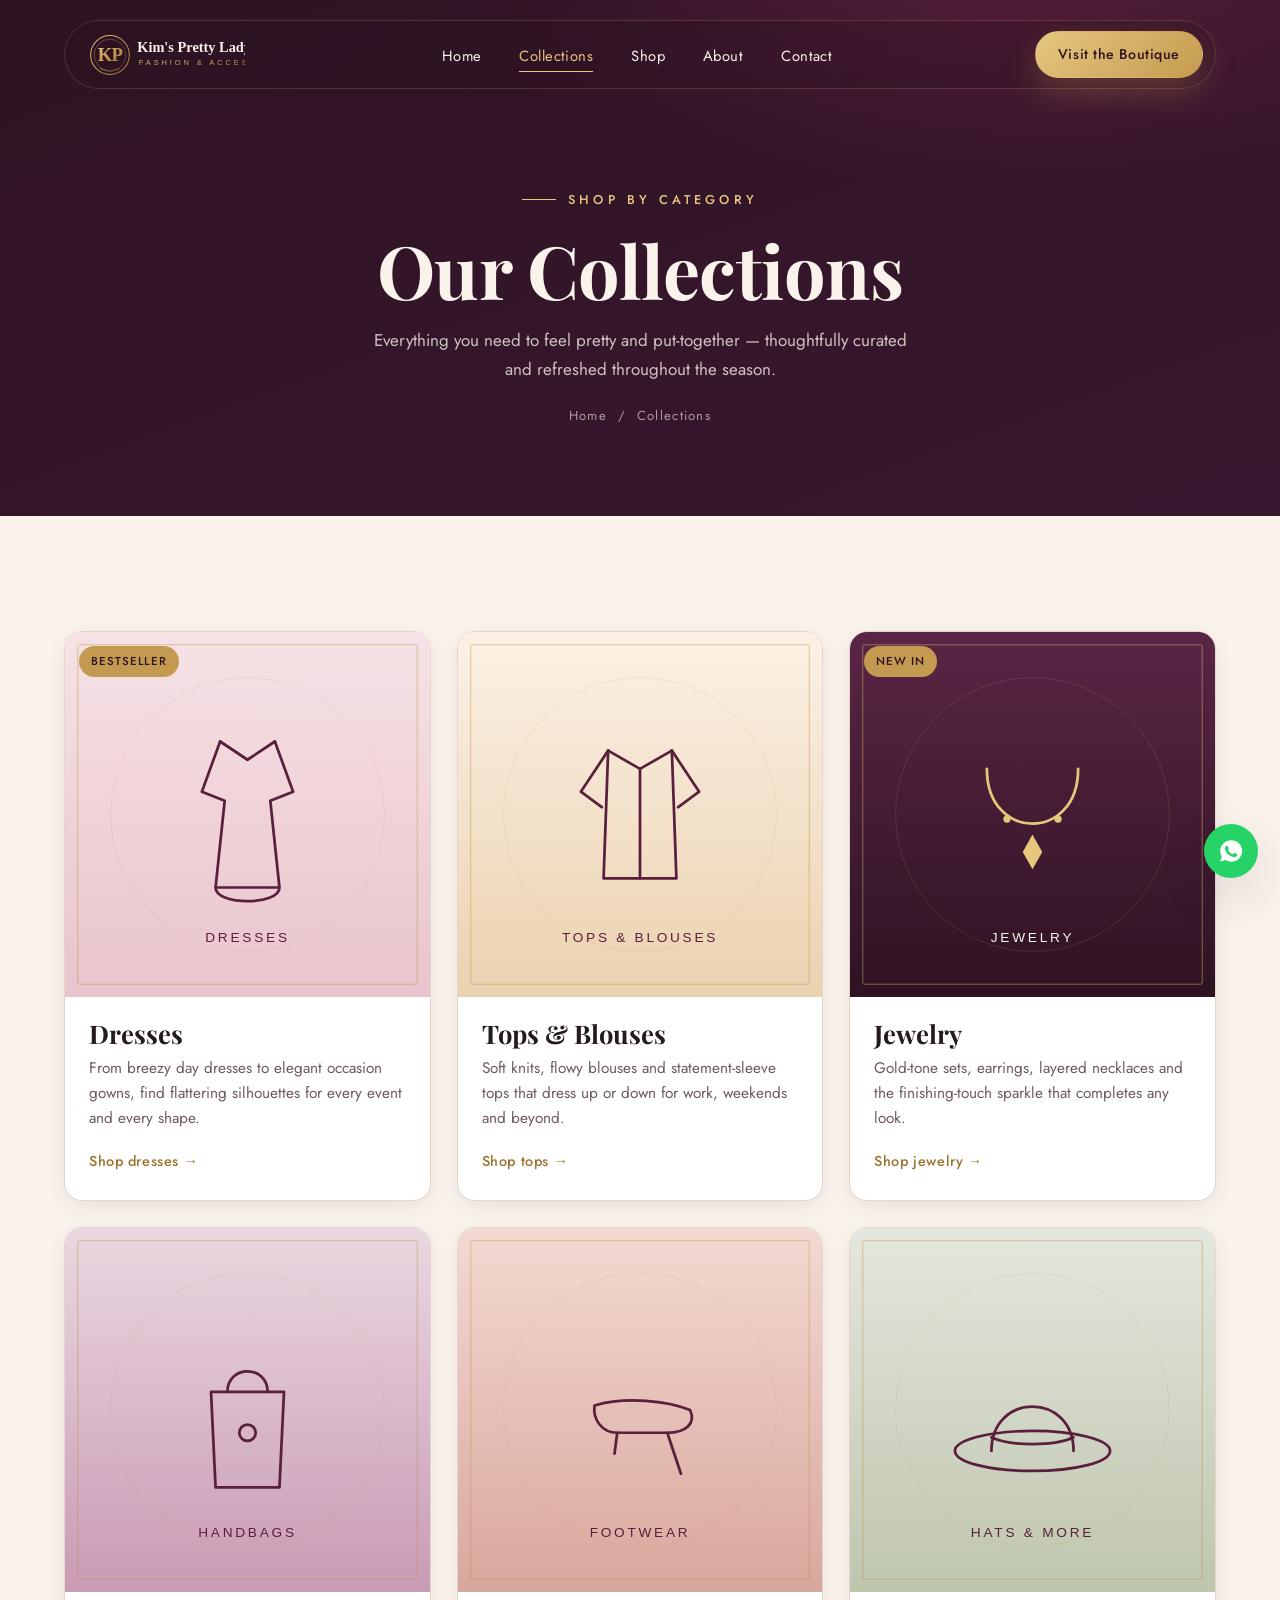
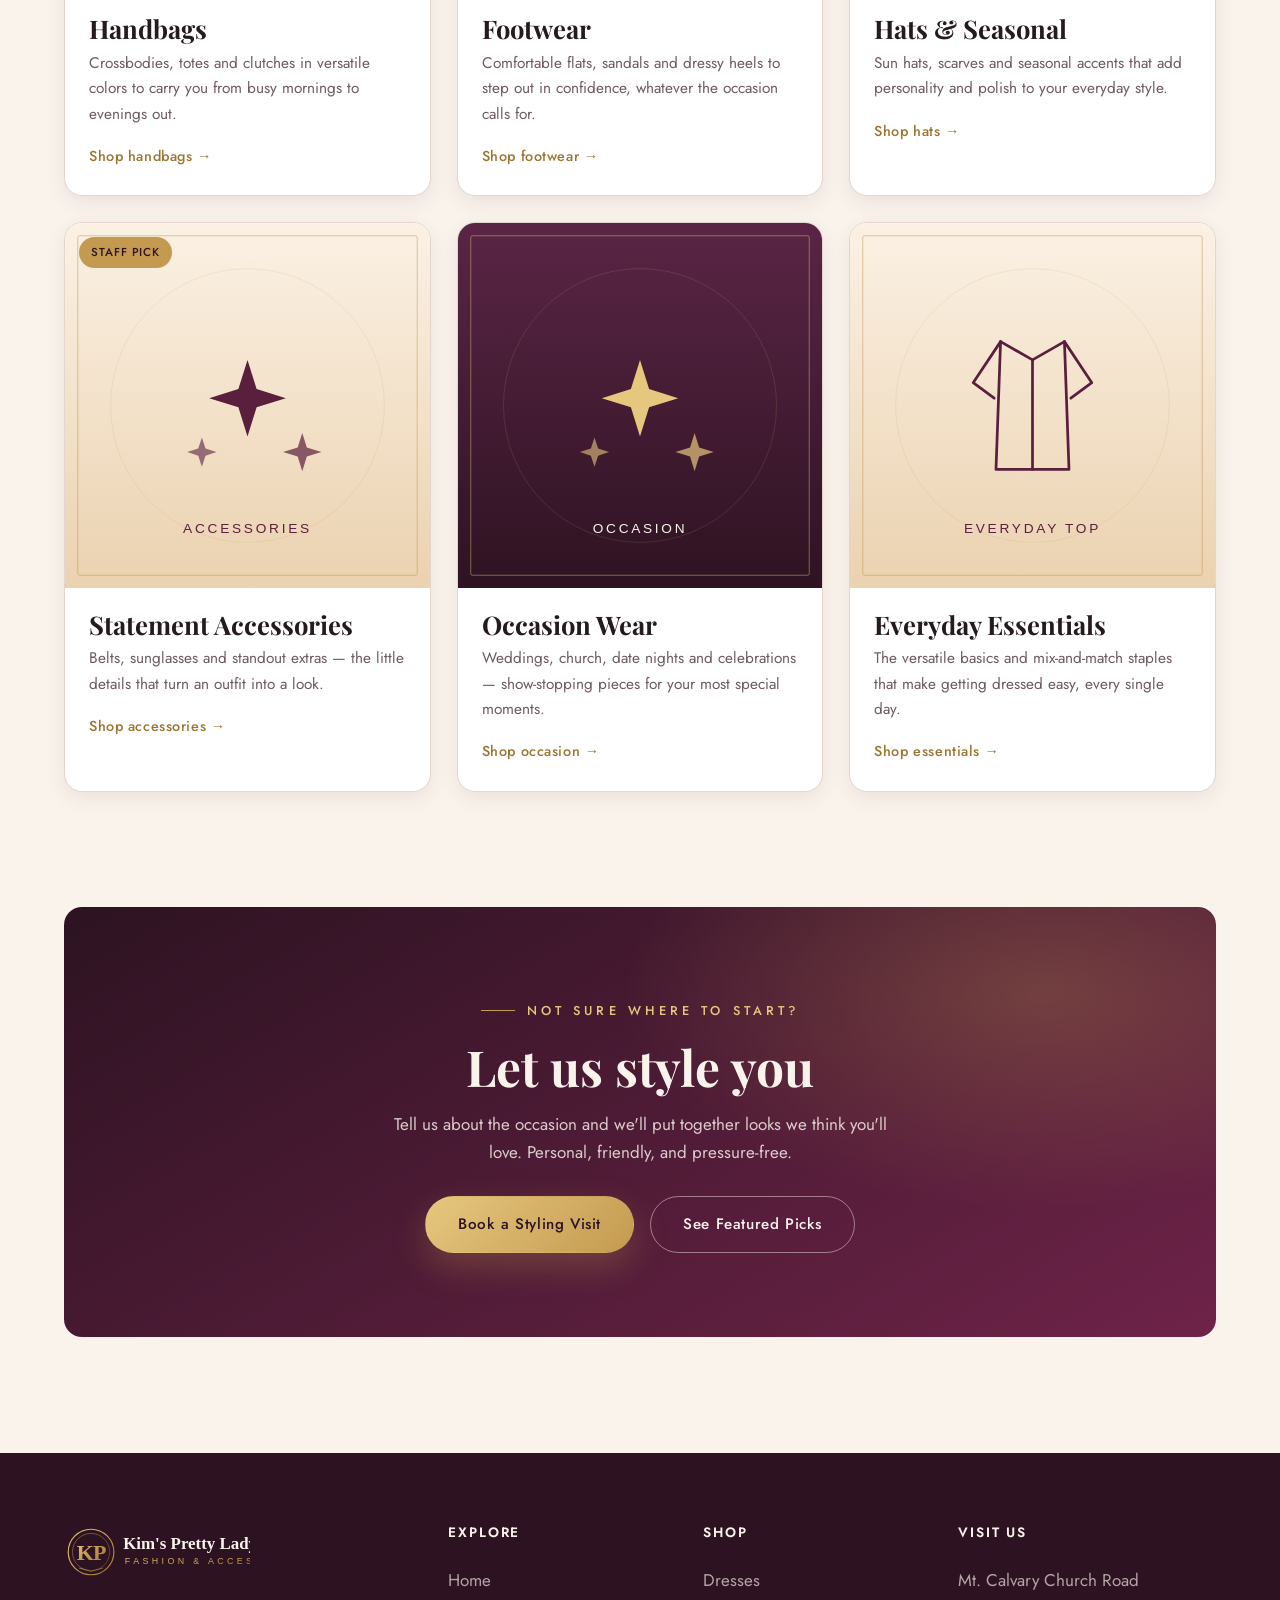
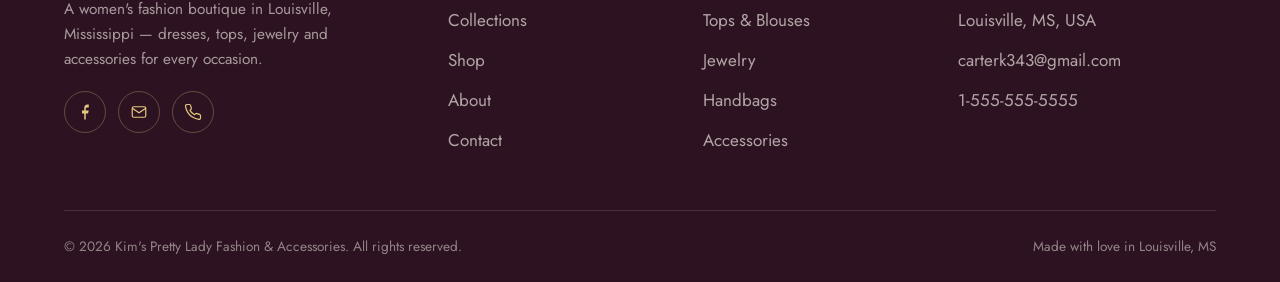
<file: collections.html>
<!DOCTYPE html>
<html lang="en">
<head>
  <meta charset="UTF-8" />
  <meta name="viewport" content="width=device-width, initial-scale=1.0" />
  <meta name="theme-color" content="#2D1322" />
  <link rel="manifest" href="site.webmanifest" />
  <title>Collections | Kim's Pretty Lady Fashion &amp; Accessories — Louisville, MS</title>
  <meta name="description" content="Browse women's fashion collections at Kim's Pretty Lady Fashion in Louisville, MS — dresses, tops & blouses, jewelry, handbags, footwear, hats and statement accessories." />
  <meta name="keywords" content="women's dresses Louisville, blouses, fashion jewelry, handbags, accessories boutique Mississippi" />
  <link rel="icon" type="image/svg+xml" href="images/favicon.svg" />
  <link rel="preconnect" href="https://fonts.googleapis.com" />
  <link rel="preconnect" href="https://fonts.gstatic.com" crossorigin />
  <link href="https://fonts.googleapis.com/css2?family=Playfair+Display:ital,wght@0,500;0,600;0,700;1,500;1,600&family=Jost:wght@300;400;500;600&display=swap" rel="stylesheet" />
  <link rel="stylesheet" href="css/style.css" />
</head>
<body>
  <a class="skip-link" href="#main">Skip to content</a>

  <div id="loader"><div class="loader__mark"><div class="loader__ring"></div><div class="loader__name">KIM'S PRETTY LADY</div></div></div>

  <!-- Nav -->
  <nav class="nav" id="nav">
    <div class="container">
      <div class="nav__inner">
        <a href="index.html" class="nav__logo" aria-label="Kim's Pretty Lady Fashion — home"><img src="images/logo.svg" alt="Kim's Pretty Lady Fashion & Accessories logo"  decoding="async" /></a>
        <ul class="nav__links">
          <li><a href="index.html">Home</a></li>
          <li><a href="collections.html" class="active">Collections</a></li>
          <li><a href="shop.html">Shop</a></li>
          <li><a href="about.html">About</a></li>
          <li><a href="contact.html">Contact</a></li>
        </ul>
        <div class="nav__cta"><a href="contact.html" class="btn btn--gold">Visit the Boutique</a></div>
        <button class="nav__toggle" aria-label="Open menu" aria-expanded="false"><span></span><span></span><span></span></button>
      </div>
    </div>
  </nav>

  <main id="main" tabindex="-1">

  <!-- Page head -->
  <header class="pagehead">
    <div class="container">
      <span class="eyebrow" style="justify-content:center;">Shop by Category</span>
      <h1>Our Collections</h1>
      <p>Everything you need to feel pretty and put-together — thoughtfully curated and refreshed throughout the season.</p>
      <div class="breadcrumb"><a href="index.html">Home</a> &nbsp;/&nbsp; Collections</div>
    </div>
  </header>

  <!-- Collections grid -->
  <section class="section">
    <div class="container">
      <div class="grid grid--3">
        <article class="card reveal" data-delay="1">
          <div class="card__media"><img src="images/cat-dresses.svg" alt="Women's dresses collection"  loading="lazy" decoding="async" /><span class="tag">Bestseller</span></div>
          <div class="card__body">
            <h3>Dresses</h3>
            <p>From breezy day dresses to elegant occasion gowns, find flattering silhouettes for every event and every shape.</p>
            <a href="shop.html" class="card__link">Shop dresses →</a>
          </div>
        </article>
        <article class="card reveal" data-delay="2">
          <div class="card__media"><img src="images/cat-tops.svg" alt="Tops and blouses collection"  loading="lazy" decoding="async" /></div>
          <div class="card__body">
            <h3>Tops &amp; Blouses</h3>
            <p>Soft knits, flowy blouses and statement-sleeve tops that dress up or down for work, weekends and beyond.</p>
            <a href="shop.html" class="card__link">Shop tops →</a>
          </div>
        </article>
        <article class="card reveal" data-delay="3">
          <div class="card__media"><img src="images/cat-jewelry.svg" alt="Fashion jewelry collection"  loading="lazy" decoding="async" /><span class="tag">New In</span></div>
          <div class="card__body">
            <h3>Jewelry</h3>
            <p>Gold-tone sets, earrings, layered necklaces and the finishing-touch sparkle that completes any look.</p>
            <a href="shop.html" class="card__link">Shop jewelry →</a>
          </div>
        </article>
        <article class="card reveal" data-delay="1">
          <div class="card__media"><img src="images/cat-bags.svg" alt="Handbags collection"  loading="lazy" decoding="async" /></div>
          <div class="card__body">
            <h3>Handbags</h3>
            <p>Crossbodies, totes and clutches in versatile colors to carry you from busy mornings to evenings out.</p>
            <a href="shop.html" class="card__link">Shop handbags →</a>
          </div>
        </article>
        <article class="card reveal" data-delay="2">
          <div class="card__media"><img src="images/cat-shoes.svg" alt="Footwear collection"  loading="lazy" decoding="async" /></div>
          <div class="card__body">
            <h3>Footwear</h3>
            <p>Comfortable flats, sandals and dressy heels to step out in confidence, whatever the occasion calls for.</p>
            <a href="shop.html" class="card__link">Shop footwear →</a>
          </div>
        </article>
        <article class="card reveal" data-delay="3">
          <div class="card__media"><img src="images/cat-hats.svg" alt="Hats and seasonal accessories"  loading="lazy" decoding="async" /></div>
          <div class="card__body">
            <h3>Hats &amp; Seasonal</h3>
            <p>Sun hats, scarves and seasonal accents that add personality and polish to your everyday style.</p>
            <a href="shop.html" class="card__link">Shop hats →</a>
          </div>
        </article>
        <article class="card reveal" data-delay="1">
          <div class="card__media"><img src="images/cat-accessories.svg" alt="Statement accessories collection"  loading="lazy" decoding="async" /><span class="tag">Staff Pick</span></div>
          <div class="card__body">
            <h3>Statement Accessories</h3>
            <p>Belts, sunglasses and standout extras — the little details that turn an outfit into a look.</p>
            <a href="shop.html" class="card__link">Shop accessories →</a>
          </div>
        </article>
        <article class="card reveal" data-delay="2">
          <div class="card__media"><img src="images/cat-occasion.svg" alt="Occasion and event wear"  loading="lazy" decoding="async" /></div>
          <div class="card__body">
            <h3>Occasion Wear</h3>
            <p>Weddings, church, date nights and celebrations — show-stopping pieces for your most special moments.</p>
            <a href="shop.html" class="card__link">Shop occasion →</a>
          </div>
        </article>
        <article class="card reveal" data-delay="3">
          <div class="card__media"><img src="images/prod-2.svg" alt="Everyday essentials collection"  loading="lazy" decoding="async" /></div>
          <div class="card__body">
            <h3>Everyday Essentials</h3>
            <p>The versatile basics and mix-and-match staples that make getting dressed easy, every single day.</p>
            <a href="shop.html" class="card__link">Shop essentials →</a>
          </div>
        </article>
      </div>
    </div>
  </section>

  <!-- CTA -->
  <section class="section" style="padding-top:0;">
    <div class="container">
      <div class="cta reveal">
        <span class="eyebrow" style="color:var(--gold-light);justify-content:center;">Not Sure Where to Start?</span>
        <h2>Let us style you</h2>
        <p>Tell us about the occasion and we'll put together looks we think you'll love. Personal, friendly, and pressure-free.</p>
        <div class="cta__actions">
          <a href="contact.html" class="btn btn--gold">Book a Styling Visit</a>
          <a href="shop.html" class="btn btn--ghost-light">See Featured Picks</a>
        </div>
      </div>
    </div>
  </section>

  <!-- Footer -->
  </main>

  <footer class="footer">
    <div class="container">
      <div class="footer__grid">
        <div class="footer__brand">
          <img src="images/logo.svg" alt="Kim's Pretty Lady Fashion & Accessories logo"  decoding="async" />
          <p>A women's fashion boutique in Louisville, Mississippi — dresses, tops, jewelry and accessories for every occasion.</p>
          <div class="footer__social">
            <a href="https://www.facebook.com/Kimsclothingandaccessories" target="_blank" rel="noopener" aria-label="Facebook"><svg viewBox="0 0 24 24" fill="currentColor"><path d="M13 22v-8h3l1-4h-4V8c0-1.1.5-2 2-2h2V2.1C18 2 16.7 2 15.5 2 12.5 2 11 3.7 11 6.7V10H8v4h3v8z"/></svg></a>
            <a href="mailto:carterk343@gmail.com" aria-label="Email"><svg viewBox="0 0 24 24" fill="none" stroke="currentColor" stroke-width="1.6"><rect x="3" y="5" width="18" height="14" rx="2"/><path d="m3 7 9 6 9-6"/></svg></a>
            <a href="tel:+15555555555" aria-label="Phone"><svg viewBox="0 0 24 24" fill="none" stroke="currentColor" stroke-width="1.6"><path d="M22 16.9v3a2 2 0 0 1-2.2 2 19.8 19.8 0 0 1-8.6-3.1 19.5 19.5 0 0 1-6-6A19.8 19.8 0 0 1 2 4.2 2 2 0 0 1 4 2h3a2 2 0 0 1 2 1.7c.1 1 .4 1.9.7 2.8a2 2 0 0 1-.5 2.1L8 9.8a16 16 0 0 0 6 6l1.2-1.2a2 2 0 0 1 2.1-.5c.9.3 1.8.6 2.8.7a2 2 0 0 1 1.7 2z"/></svg></a>
          </div>
        </div>
        <div><h4>Explore</h4><div class="footer__links"><a href="index.html">Home</a><a href="collections.html">Collections</a><a href="shop.html">Shop</a><a href="about.html">About</a><a href="contact.html">Contact</a></div></div>
        <div><h4>Shop</h4><div class="footer__links"><a href="collections.html">Dresses</a><a href="collections.html">Tops &amp; Blouses</a><a href="collections.html">Jewelry</a><a href="collections.html">Handbags</a><a href="collections.html">Accessories</a></div></div>
        <div><h4>Visit Us</h4><ul class="footer__contact"><li>Mt. Calvary Church Road</li><li>Louisville, MS, USA</li><li><a href="mailto:carterk343@gmail.com">carterk343@gmail.com</a></li><li><a href="tel:+15555555555">1-555-555-5555</a></li></ul></div>
      </div>
      <div class="footer__bottom"><span>© <span id="year">2026</span> Kim's Pretty Lady Fashion &amp; Accessories. All rights reserved.</span><span>Made with love in Louisville, MS</span></div>
    </div>
  </footer>

  <a class="fab fab--wa" href="https://wa.me/15555555555" target="_blank" rel="noopener" aria-label="Chat on WhatsApp"><svg viewBox="0 0 24 24" fill="currentColor"><path d="M12 2a10 10 0 0 0-8.6 15l-1.3 4.7 4.8-1.3A10 10 0 1 0 12 2zm5.8 14.2c-.2.7-1.4 1.3-2 1.4-.5.1-1.1.2-3.4-.7-2.9-1.2-4.7-4.1-4.9-4.3-.1-.2-1.1-1.5-1.1-2.8s.7-2 .9-2.3c.2-.3.5-.4.7-.4h.5c.2 0 .4 0 .6.5l.8 2c.1.2.1.3 0 .5l-.4.6c-.2.2-.3.3-.1.6.2.3.8 1.3 1.7 2.1 1.2 1 2.1 1.3 2.4 1.5.2.1.4.1.5-.1l.7-.9c.2-.2.4-.2.6-.1l1.9.9c.3.1.4.2.5.3.1.3.1.8-.1 1.5z"/></svg></a>
  <button class="fab fab--top" aria-label="Back to top"><svg viewBox="0 0 24 24" fill="none" stroke="currentColor" stroke-width="2"><path d="M12 19V5M5 12l7-7 7 7"/></svg></button>

  <script src="js/script.js" defer></script>
</body>
</html>
</file>
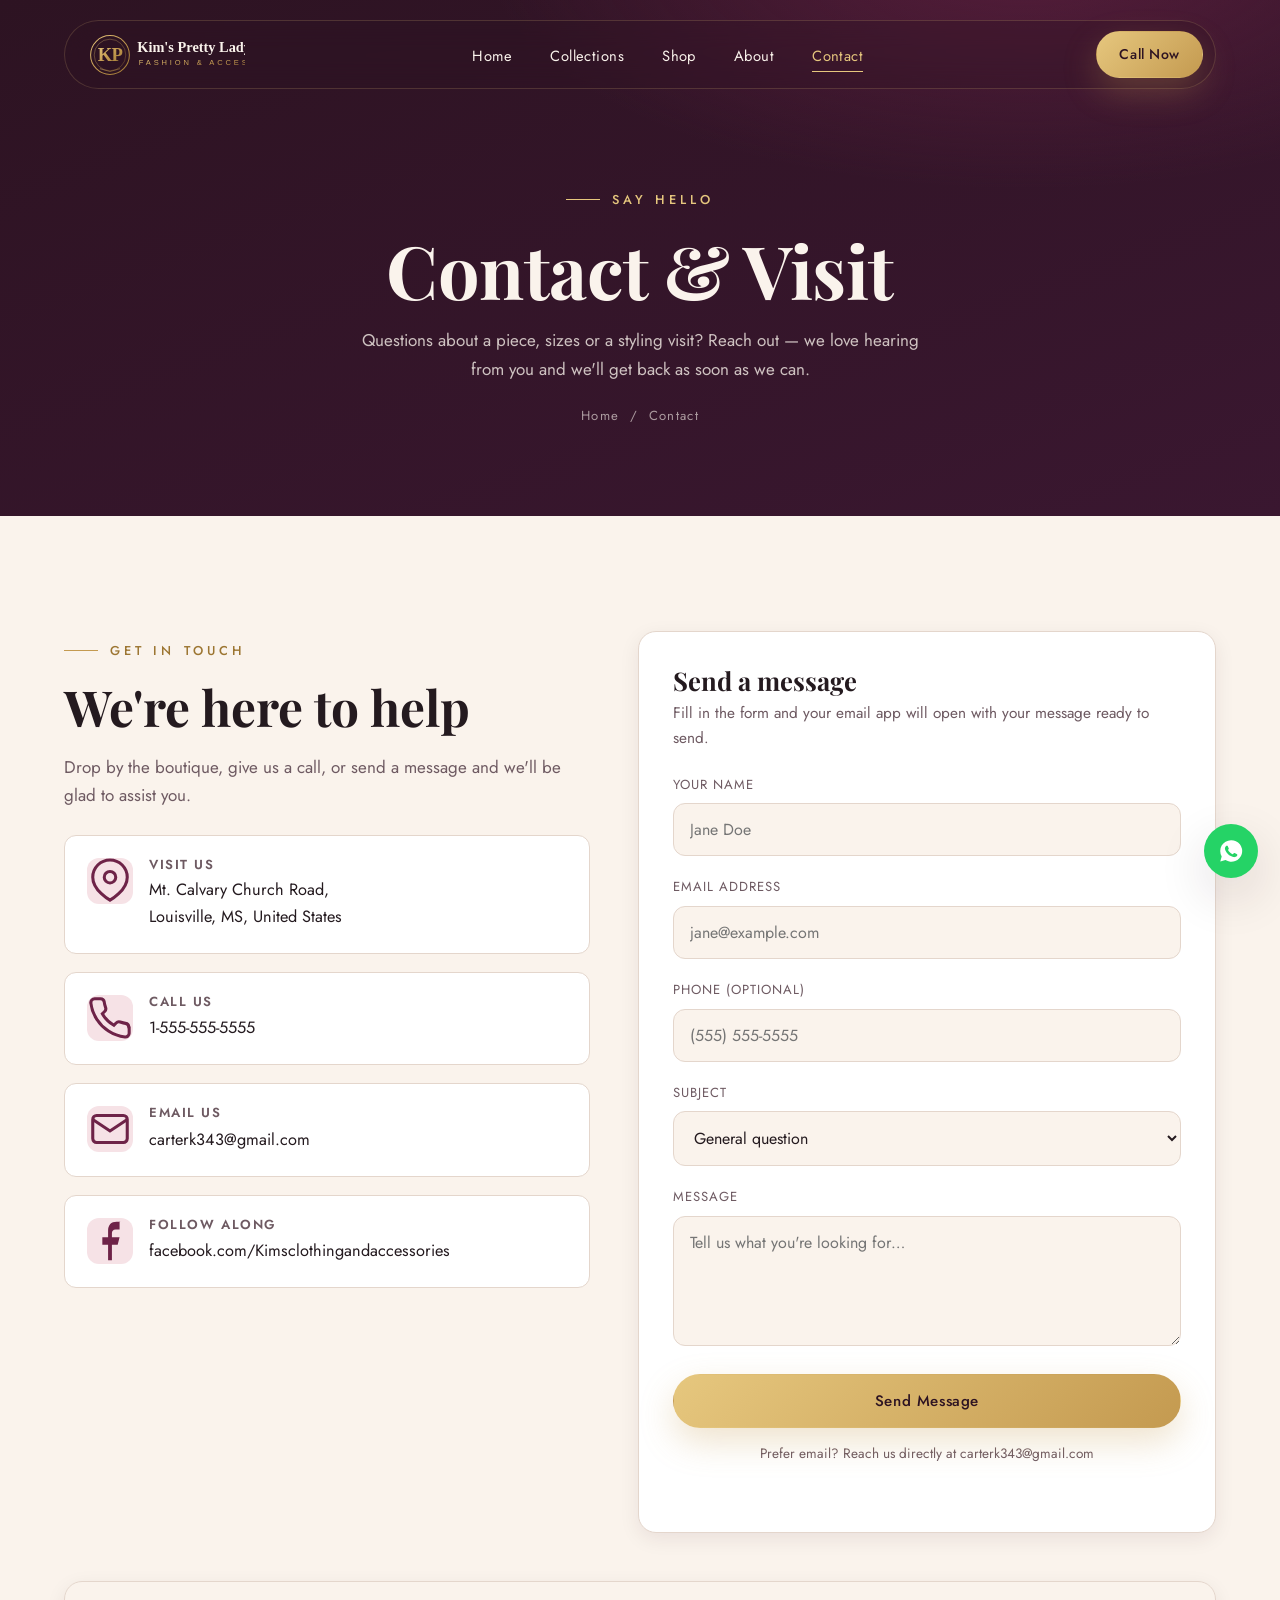
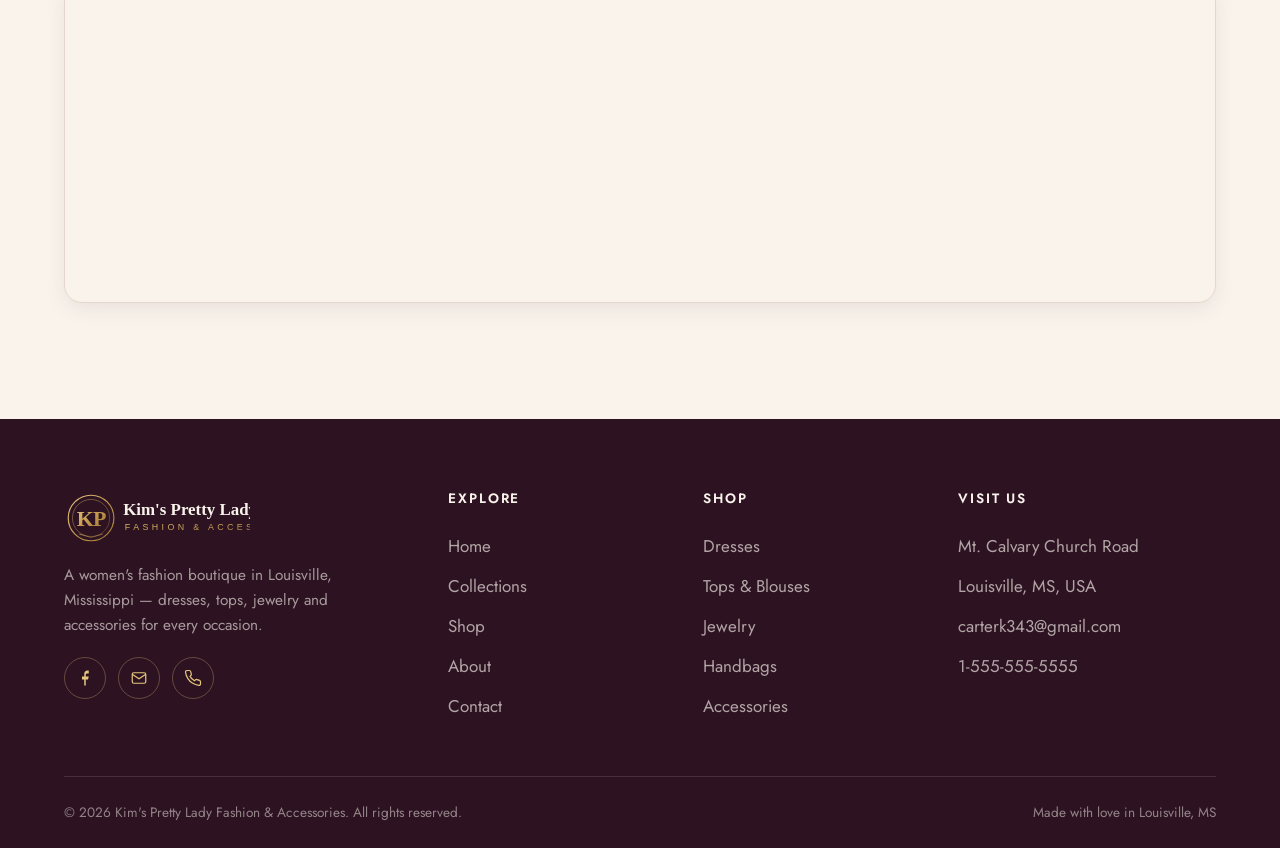
<file: contact.html>
<!DOCTYPE html>
<html lang="en">
<head>
  <meta charset="UTF-8" />
  <meta name="viewport" content="width=device-width, initial-scale=1.0" />
  <meta name="theme-color" content="#2D1322" />
  <link rel="manifest" href="site.webmanifest" />
  <title>Contact &amp; Visit | Kim's Pretty Lady Fashion — Louisville, MS</title>
  <meta name="description" content="Get in touch with Kim's Pretty Lady Fashion & Accessories in Louisville, MS. Send a message, call, email, or find us on the map. We'd love to help you find your look." />
  <meta name="keywords" content="contact Kim's Pretty Lady Fashion, women's boutique Louisville MS location, fashion store phone email" />
  <link rel="icon" type="image/svg+xml" href="images/favicon.svg" />
  <link rel="preconnect" href="https://fonts.googleapis.com" />
  <link rel="preconnect" href="https://fonts.gstatic.com" crossorigin />
  <link href="https://fonts.googleapis.com/css2?family=Playfair+Display:ital,wght@0,500;0,600;0,700;1,500;1,600&family=Jost:wght@300;400;500;600&display=swap" rel="stylesheet" />
  <link rel="stylesheet" href="css/style.css" />
</head>
<body>
  <a class="skip-link" href="#main">Skip to content</a>

  <div id="loader"><div class="loader__mark"><div class="loader__ring"></div><div class="loader__name">KIM'S PRETTY LADY</div></div></div>

  <!-- Nav -->
  <nav class="nav" id="nav">
    <div class="container">
      <div class="nav__inner">
        <a href="index.html" class="nav__logo" aria-label="Kim's Pretty Lady Fashion — home"><img src="images/logo.svg" alt="Kim's Pretty Lady Fashion & Accessories logo"  decoding="async" /></a>
        <ul class="nav__links">
          <li><a href="index.html">Home</a></li>
          <li><a href="collections.html">Collections</a></li>
          <li><a href="shop.html">Shop</a></li>
          <li><a href="about.html">About</a></li>
          <li><a href="contact.html" class="active">Contact</a></li>
        </ul>
        <div class="nav__cta"><a href="tel:+15555555555" class="btn btn--gold">Call Now</a></div>
        <button class="nav__toggle" aria-label="Open menu" aria-expanded="false"><span></span><span></span><span></span></button>
      </div>
    </div>
  </nav>

  <main id="main" tabindex="-1">

  <!-- Page head -->
  <header class="pagehead">
    <div class="container">
      <span class="eyebrow" style="justify-content:center;">Say Hello</span>
      <h1>Contact &amp; Visit</h1>
      <p>Questions about a piece, sizes or a styling visit? Reach out — we love hearing from you and we'll get back as soon as we can.</p>
      <div class="breadcrumb"><a href="index.html">Home</a> &nbsp;/&nbsp; Contact</div>
    </div>
  </header>

  <!-- Contact -->
  <section class="section">
    <div class="container">
      <div class="contact-grid">
        <!-- Info -->
        <div class="reveal">
          <span class="eyebrow">Get in Touch</span>
          <h2 style="margin-bottom:18px;">We're here to help</h2>
          <p style="margin-bottom:26px;">Drop by the boutique, give us a call, or send a message and we'll be glad to assist you.</p>
          <div class="contact-info">
            <div class="info-card">
              <span class="ic"><svg viewBox="0 0 24 24" fill="none" stroke="currentColor" stroke-width="1.6"><path d="M21 10c0 7-9 12-9 12s-9-5-9-12a9 9 0 0 1 18 0z"/><circle cx="12" cy="10" r="3"/></svg></span>
              <div><h4>Visit Us</h4><p>Mt. Calvary Church Road,<br/>Louisville, MS, United States</p></div>
            </div>
            <div class="info-card">
              <span class="ic"><svg viewBox="0 0 24 24" fill="none" stroke="currentColor" stroke-width="1.6"><path d="M22 16.9v3a2 2 0 0 1-2.2 2 19.8 19.8 0 0 1-8.6-3.1 19.5 19.5 0 0 1-6-6A19.8 19.8 0 0 1 2 4.2 2 2 0 0 1 4 2h3a2 2 0 0 1 2 1.7c.1 1 .4 1.9.7 2.8a2 2 0 0 1-.5 2.1L8 9.8a16 16 0 0 0 6 6l1.2-1.2a2 2 0 0 1 2.1-.5c.9.3 1.8.6 2.8.7a2 2 0 0 1 1.7 2z"/></svg></span>
              <div><h4>Call Us</h4><a href="tel:+15555555555">1-555-555-5555</a></div>
            </div>
            <div class="info-card">
              <span class="ic"><svg viewBox="0 0 24 24" fill="none" stroke="currentColor" stroke-width="1.6"><rect x="3" y="5" width="18" height="14" rx="2"/><path d="m3 7 9 6 9-6"/></svg></span>
              <div><h4>Email Us</h4><a href="mailto:carterk343@gmail.com">carterk343@gmail.com</a></div>
            </div>
            <div class="info-card">
              <span class="ic"><svg viewBox="0 0 24 24" fill="currentColor"><path d="M13 22v-8h3l1-4h-4V8c0-1.1.5-2 2-2h2V2.1C18 2 16.7 2 15.5 2 12.5 2 11 3.7 11 6.7V10H8v4h3v8z"/></svg></span>
              <div><h4>Follow Along</h4><a href="https://www.facebook.com/Kimsclothingandaccessories" target="_blank" rel="noopener">facebook.com/Kimsclothingandaccessories</a></div>
            </div>
          </div>
        </div>

        <!-- Form -->
        <div class="reveal" data-delay="2">
          <form class="form" id="contactForm" novalidate>
            <h3 style="margin-bottom:6px;">Send a message</h3>
            <p style="margin-bottom:22px;font-size:.96rem;">Fill in the form and your email app will open with your message ready to send.</p>
            <div class="field">
              <label for="name">Your Name</label>
              <input type="text" id="name" name="name" placeholder="Jane Doe" required />
            </div>
            <div class="field">
              <label for="email">Email Address</label>
              <input type="email" id="email" name="email" placeholder="jane@example.com" required />
            </div>
            <div class="field">
              <label for="phone">Phone (optional)</label>
              <input type="tel" id="phone" name="phone" placeholder="(555) 555-5555" />
            </div>
            <div class="field">
              <label for="subject">Subject</label>
              <select id="subject" name="subject">
                <option>General question</option>
                <option>Ask about a piece</option>
                <option>Book a styling visit</option>
                <option>Event styling</option>
                <option>Other</option>
              </select>
            </div>
            <div class="field">
              <label for="message">Message</label>
              <textarea id="message" name="message" placeholder="Tell us what you're looking for…" required></textarea>
            </div>
            <button type="submit" class="btn btn--gold btn--block">Send Message</button>
            <p class="form__note">Prefer email? Reach us directly at <a href="mailto:carterk343@gmail.com">carterk343@gmail.com</a></p>
            <p class="form__status" id="formStatus" role="status" aria-live="polite"></p>
          </form>
        </div>
      </div>

      <!-- Map -->
      <div class="map-wrap reveal" style="margin-top:48px;">
        <iframe
          title="Map showing Louisville, Mississippi"
          src="https://maps.google.com/maps?q=Louisville%2C%20Mississippi&t=&z=13&ie=UTF8&iwloc=&output=embed"
          loading="lazy" referrerpolicy="no-referrer-when-downgrade" allowfullscreen></iframe>
      </div>
    </div>
  </section>

  <!-- Footer -->
  </main>

  <footer class="footer">
    <div class="container">
      <div class="footer__grid">
        <div class="footer__brand">
          <img src="images/logo.svg" alt="Kim's Pretty Lady Fashion & Accessories logo"  decoding="async" />
          <p>A women's fashion boutique in Louisville, Mississippi — dresses, tops, jewelry and accessories for every occasion.</p>
          <div class="footer__social">
            <a href="https://www.facebook.com/Kimsclothingandaccessories" target="_blank" rel="noopener" aria-label="Facebook"><svg viewBox="0 0 24 24" fill="currentColor"><path d="M13 22v-8h3l1-4h-4V8c0-1.1.5-2 2-2h2V2.1C18 2 16.7 2 15.5 2 12.5 2 11 3.7 11 6.7V10H8v4h3v8z"/></svg></a>
            <a href="mailto:carterk343@gmail.com" aria-label="Email"><svg viewBox="0 0 24 24" fill="none" stroke="currentColor" stroke-width="1.6"><rect x="3" y="5" width="18" height="14" rx="2"/><path d="m3 7 9 6 9-6"/></svg></a>
            <a href="tel:+15555555555" aria-label="Phone"><svg viewBox="0 0 24 24" fill="none" stroke="currentColor" stroke-width="1.6"><path d="M22 16.9v3a2 2 0 0 1-2.2 2 19.8 19.8 0 0 1-8.6-3.1 19.5 19.5 0 0 1-6-6A19.8 19.8 0 0 1 2 4.2 2 2 0 0 1 4 2h3a2 2 0 0 1 2 1.7c.1 1 .4 1.9.7 2.8a2 2 0 0 1-.5 2.1L8 9.8a16 16 0 0 0 6 6l1.2-1.2a2 2 0 0 1 2.1-.5c.9.3 1.8.6 2.8.7a2 2 0 0 1 1.7 2z"/></svg></a>
          </div>
        </div>
        <div><h4>Explore</h4><div class="footer__links"><a href="index.html">Home</a><a href="collections.html">Collections</a><a href="shop.html">Shop</a><a href="about.html">About</a><a href="contact.html">Contact</a></div></div>
        <div><h4>Shop</h4><div class="footer__links"><a href="collections.html">Dresses</a><a href="collections.html">Tops &amp; Blouses</a><a href="collections.html">Jewelry</a><a href="collections.html">Handbags</a><a href="collections.html">Accessories</a></div></div>
        <div><h4>Visit Us</h4><ul class="footer__contact"><li>Mt. Calvary Church Road</li><li>Louisville, MS, USA</li><li><a href="mailto:carterk343@gmail.com">carterk343@gmail.com</a></li><li><a href="tel:+15555555555">1-555-555-5555</a></li></ul></div>
      </div>
      <div class="footer__bottom"><span>© <span id="year">2026</span> Kim's Pretty Lady Fashion &amp; Accessories. All rights reserved.</span><span>Made with love in Louisville, MS</span></div>
    </div>
  </footer>

  <a class="fab fab--wa" href="https://wa.me/15555555555" target="_blank" rel="noopener" aria-label="Chat on WhatsApp"><svg viewBox="0 0 24 24" fill="currentColor"><path d="M12 2a10 10 0 0 0-8.6 15l-1.3 4.7 4.8-1.3A10 10 0 1 0 12 2zm5.8 14.2c-.2.7-1.4 1.3-2 1.4-.5.1-1.1.2-3.4-.7-2.9-1.2-4.7-4.1-4.9-4.3-.1-.2-1.1-1.5-1.1-2.8s.7-2 .9-2.3c.2-.3.5-.4.7-.4h.5c.2 0 .4 0 .6.5l.8 2c.1.2.1.3 0 .5l-.4.6c-.2.2-.3.3-.1.6.2.3.8 1.3 1.7 2.1 1.2 1 2.1 1.3 2.4 1.5.2.1.4.1.5-.1l.7-.9c.2-.2.4-.2.6-.1l1.9.9c.3.1.4.2.5.3.1.3.1.8-.1 1.5z"/></svg></a>
  <button class="fab fab--top" aria-label="Back to top"><svg viewBox="0 0 24 24" fill="none" stroke="currentColor" stroke-width="2"><path d="M12 19V5M5 12l7-7 7 7"/></svg></button>

  <script src="js/script.js" defer></script>
</body>
</html>
</file>
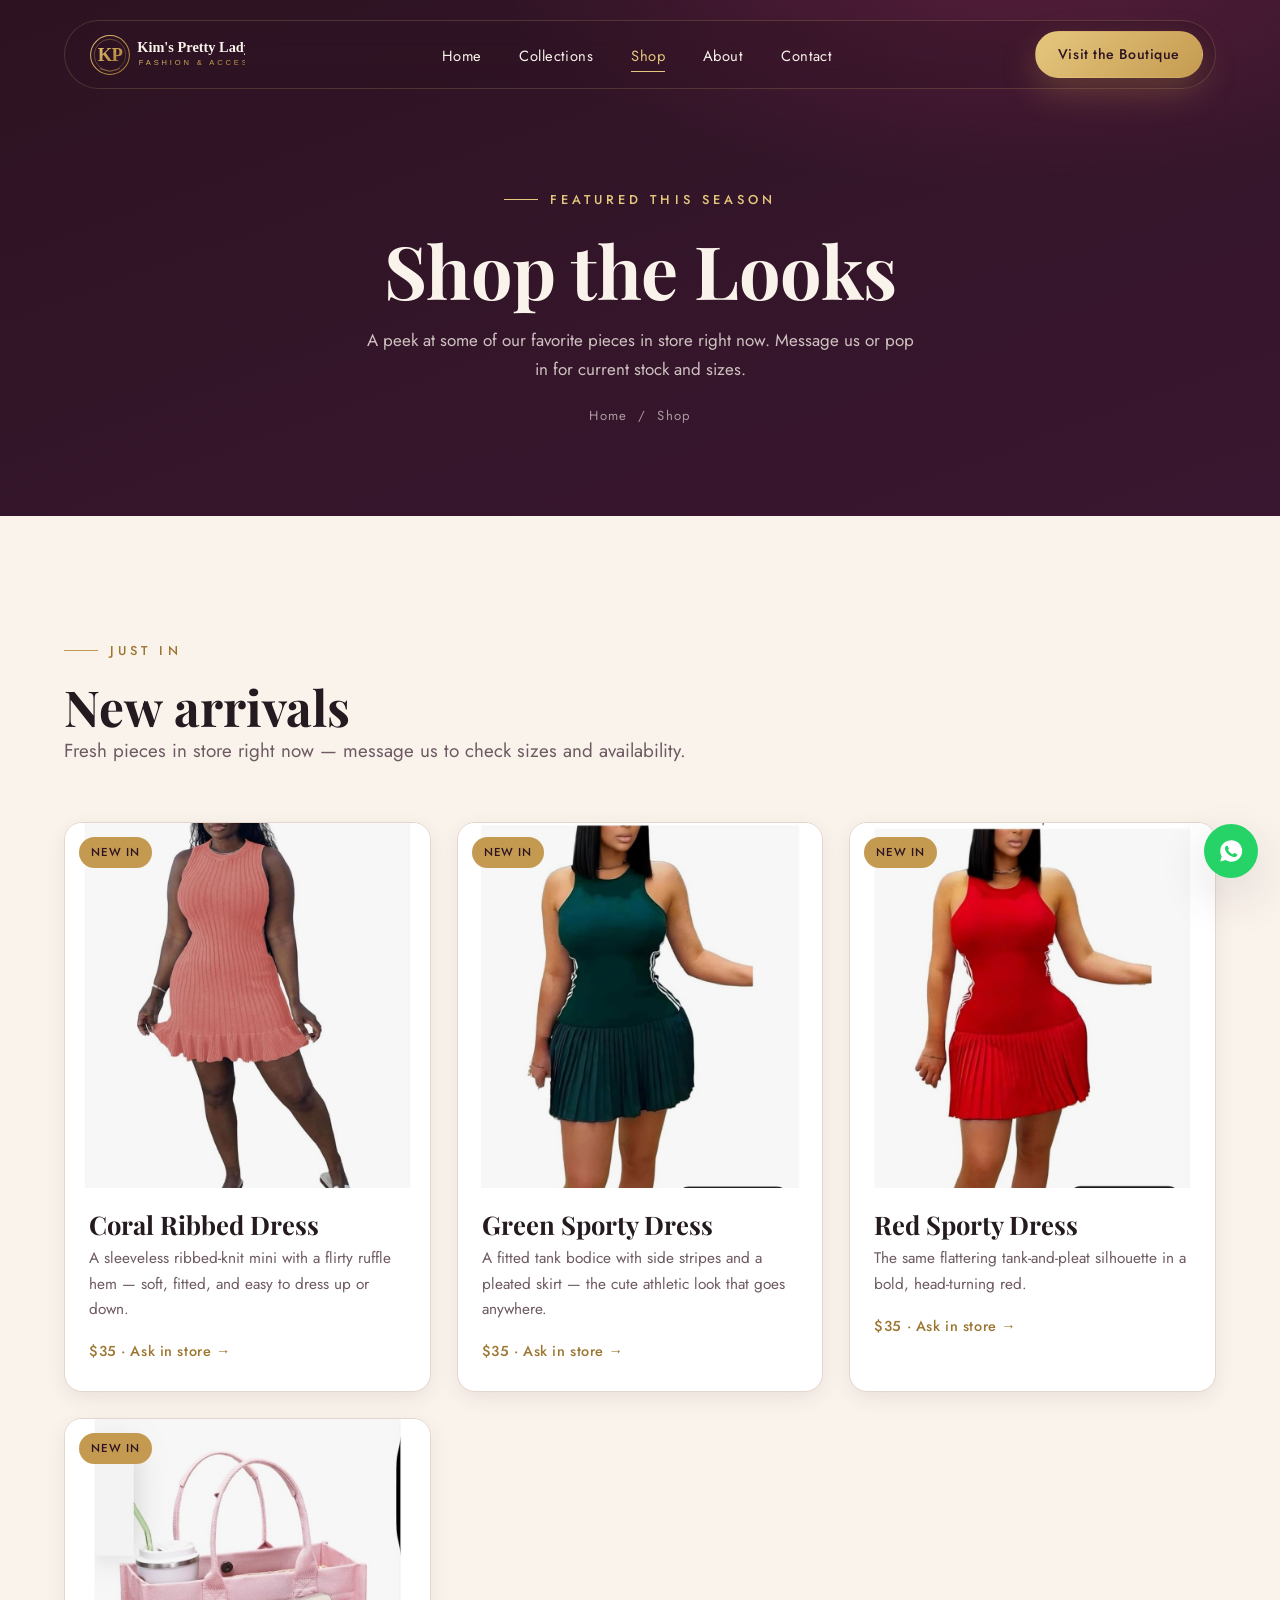
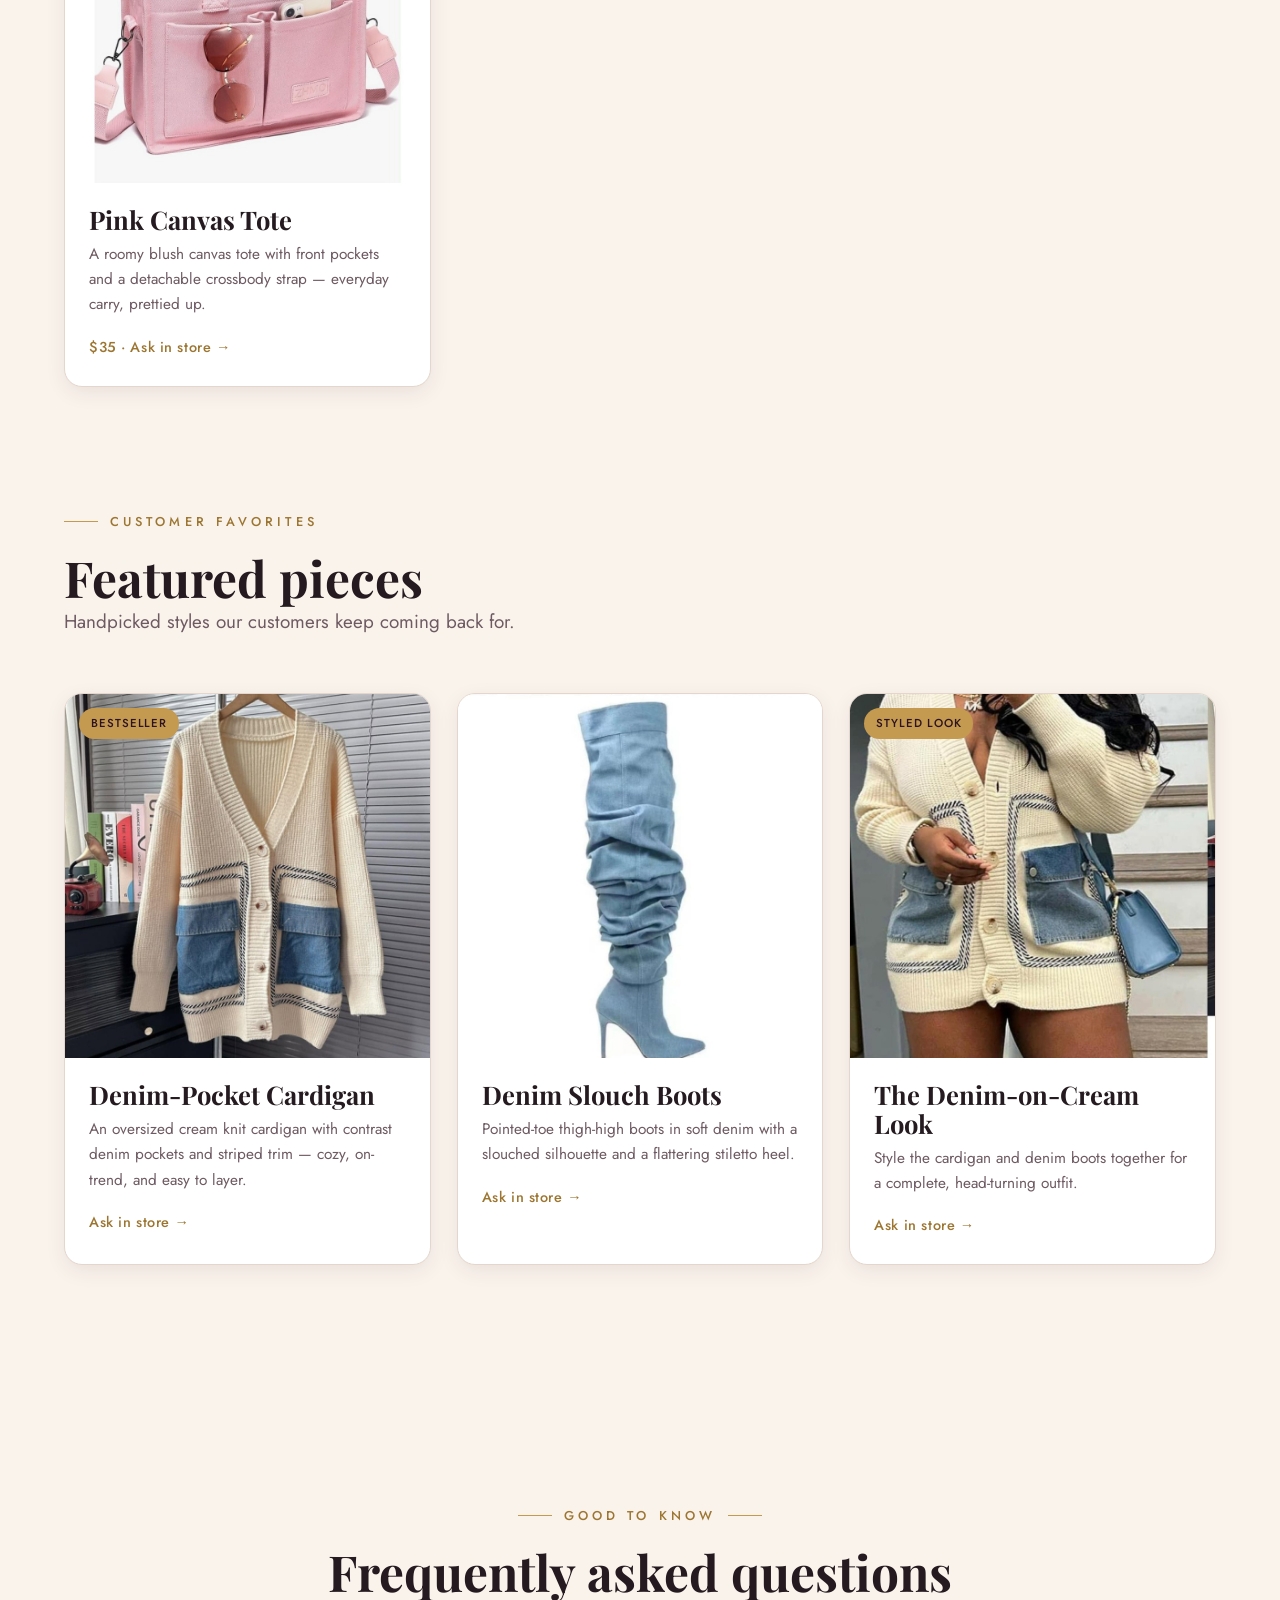
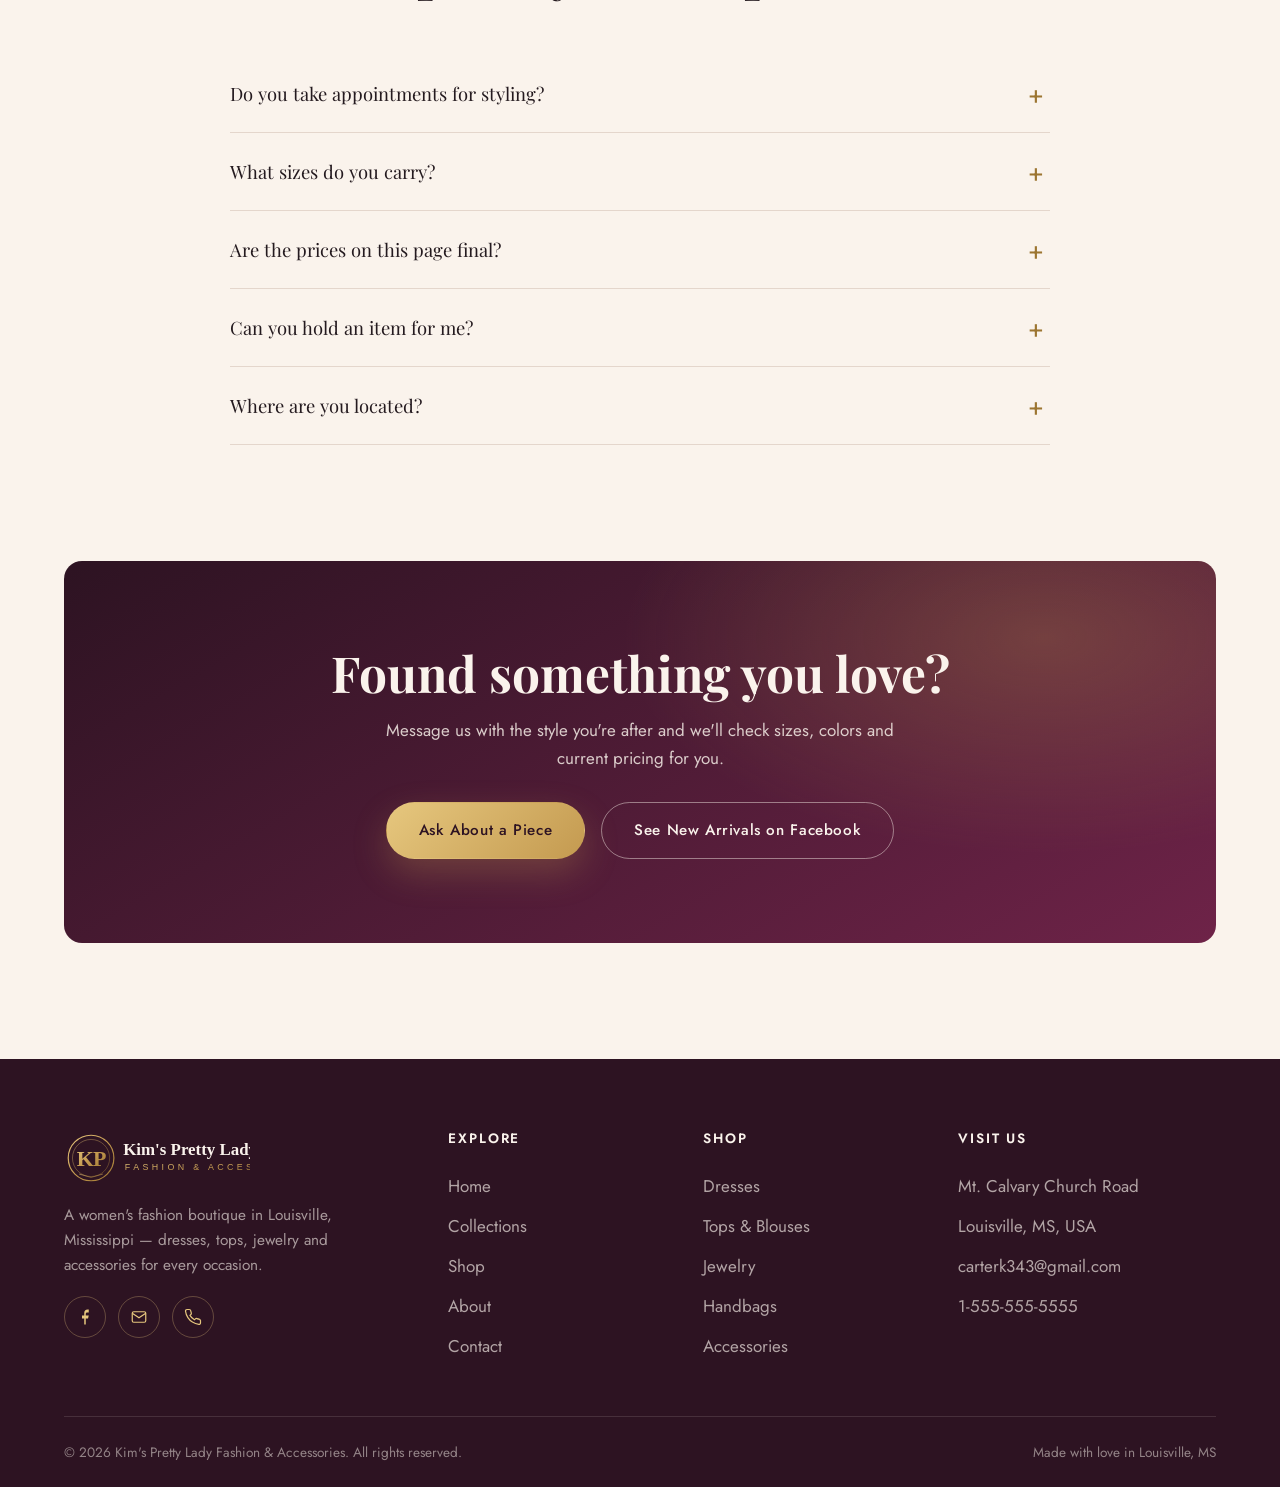
<file: shop.html>
<!DOCTYPE html>
<html lang="en">
<head>
  <meta charset="UTF-8" />
  <meta name="viewport" content="width=device-width, initial-scale=1.0" />
  <meta name="theme-color" content="#2D1322" />
  <link rel="manifest" href="site.webmanifest" />
  <title>Shop | Kim's Pretty Lady Fashion — Louisville, MS</title>
  <meta name="description" content="Shop featured women's fashion at Kim's Pretty Lady Fashion in Louisville, MS — dresses, tops, bags and accessories." />
  <meta name="keywords" content="women's clothing Louisville MS, boutique dresses, fashion accessories shop, new arrivals" />
  <link rel="icon" type="image/svg+xml" href="images/favicon.svg" />
  <link rel="preconnect" href="https://fonts.googleapis.com" />
  <link rel="preconnect" href="https://fonts.gstatic.com" crossorigin />
  <link href="https://fonts.googleapis.com/css2?family=Playfair+Display:ital,wght@0,500;0,600;0,700;1,500;1,600&family=Jost:wght@300;400;500;600&display=swap" rel="stylesheet" />
  <link rel="stylesheet" href="css/style.css" />
</head>
<body>
  <a class="skip-link" href="#main">Skip to content</a>

  <div id="loader"><div class="loader__mark"><div class="loader__ring"></div><div class="loader__name">KIM'S PRETTY LADY</div></div></div>

  <!-- Nav -->
  <nav class="nav" id="nav">
    <div class="container">
      <div class="nav__inner">
        <a href="index.html" class="nav__logo" aria-label="Kim's Pretty Lady Fashion — home"><img src="images/logo.svg" alt="Kim's Pretty Lady Fashion & Accessories logo"  decoding="async" /></a>
        <ul class="nav__links">
          <li><a href="index.html">Home</a></li>
          <li><a href="collections.html">Collections</a></li>
          <li><a href="shop.html" class="active">Shop</a></li>
          <li><a href="about.html">About</a></li>
          <li><a href="contact.html">Contact</a></li>
        </ul>
        <div class="nav__cta"><a href="contact.html" class="btn btn--gold">Visit the Boutique</a></div>
        <button class="nav__toggle" aria-label="Open menu" aria-expanded="false"><span></span><span></span><span></span></button>
      </div>
    </div>
  </nav>

  <main id="main" tabindex="-1">

  <!-- Page head -->
  <header class="pagehead">
    <div class="container">
      <span class="eyebrow" style="justify-content:center;">Featured This Season</span>
      <h1>Shop the Looks</h1>
      <p>A peek at some of our favorite pieces in store right now. Message us or pop in for current stock and sizes.</p>
      <div class="breadcrumb"><a href="index.html">Home</a> &nbsp;/&nbsp; Shop</div>
    </div>
  </header>

  <!-- New arrivals (real inventory) -->
  <section class="section" style="padding-bottom:0;">
    <div class="container">
      <div class="head reveal">
        <span class="eyebrow">Just In</span>
        <h2>New arrivals</h2>
        <p class="lead">Fresh pieces in store right now — message us to check sizes and availability.</p>
      </div>
      <div class="grid grid--3">
        <article class="card reveal" data-delay="1">
          <div class="card__media"><img src="images/prod-coral-dress.jpg" alt="Coral ribbed sleeveless dress with ruffle hem" loading="lazy" decoding="async" /><span class="tag">New In</span></div>
          <div class="card__body">
            <h3>Coral Ribbed Dress</h3>
            <p>A sleeveless ribbed-knit mini with a flirty ruffle hem — soft, fitted, and easy to dress up or down.</p>
            <a href="contact.html" class="card__link">$35 · Ask in store →</a>
          </div>
        </article>
        <article class="card reveal" data-delay="2">
          <div class="card__media"><img src="images/prod-green-dress.jpg" alt="Green sporty tank dress with pleated skirt" loading="lazy" decoding="async" /><span class="tag">New In</span></div>
          <div class="card__body">
            <h3>Green Sporty Dress</h3>
            <p>A fitted tank bodice with side stripes and a pleated skirt — the cute athletic look that goes anywhere.</p>
            <a href="contact.html" class="card__link">$35 · Ask in store →</a>
          </div>
        </article>
        <article class="card reveal" data-delay="3">
          <div class="card__media"><img src="images/prod-red-dress.jpg" alt="Red sporty tank dress with pleated skirt" loading="lazy" decoding="async" /><span class="tag">New In</span></div>
          <div class="card__body">
            <h3>Red Sporty Dress</h3>
            <p>The same flattering tank-and-pleat silhouette in a bold, head-turning red.</p>
            <a href="contact.html" class="card__link">$35 · Ask in store →</a>
          </div>
        </article>
        <article class="card reveal" data-delay="1">
          <div class="card__media"><img src="images/prod-tote.jpg" alt="Pink canvas tote bag with crossbody strap" loading="lazy" decoding="async" /><span class="tag">New In</span></div>
          <div class="card__body">
            <h3>Pink Canvas Tote</h3>
            <p>A roomy blush canvas tote with front pockets and a detachable crossbody strap — everyday carry, prettied up.</p>
            <a href="contact.html" class="card__link">$35 · Ask in store →</a>
          </div>
        </article>
      </div>
    </div>
  </section>

  <!-- Featured products -->
  <section class="section">
    <div class="container">
      <div class="head reveal">
        <span class="eyebrow">Customer Favorites</span>
        <h2>Featured pieces</h2>
        <p class="lead">Handpicked styles our customers keep coming back for.</p>
      </div>
      <div class="grid grid--3">
        <article class="card reveal" data-delay="1">
          <div class="card__media"><img src="images/look-cardigan.jpg" alt="Cream knit cardigan with denim patch pockets" loading="lazy" decoding="async" /><span class="tag">Bestseller</span></div>
          <div class="card__body">
            <h3>Denim-Pocket Cardigan</h3>
            <p>An oversized cream knit cardigan with contrast denim pockets and striped trim — cozy, on-trend, and easy to layer.</p>
            <a href="contact.html" class="card__link">Ask in store →</a>
          </div>
        </article>
        <article class="card reveal" data-delay="2">
          <div class="card__media"><img src="images/look-denim-boots.jpg" alt="Denim slouch thigh-high heeled boots" loading="lazy" decoding="async" /></div>
          <div class="card__body">
            <h3>Denim Slouch Boots</h3>
            <p>Pointed-toe thigh-high boots in soft denim with a slouched silhouette and a flattering stiletto heel.</p>
            <a href="contact.html" class="card__link">Ask in store →</a>
          </div>
        </article>
        <article class="card reveal" data-delay="3">
          <div class="card__media"><img src="images/look-styled.jpg" alt="Denim-pocket cardigan styled on model with handbag" loading="lazy" decoding="async" /><span class="tag">Styled Look</span></div>
          <div class="card__body">
            <h3>The Denim-on-Cream Look</h3>
            <p>Style the cardigan and denim boots together for a complete, head-turning outfit.</p>
            <a href="contact.html" class="card__link">Ask in store →</a>
          </div>
        </article>
      </div>
    </div>
  </section>

  <!-- (styling packages section removed) -->

  <!-- FAQ -->
  <section class="section">
    <div class="container">
      <div class="head center reveal">
        <span class="eyebrow">Good to Know</span>
        <h2>Frequently asked questions</h2>
      </div>
      <div class="faq reveal">
        <div class="faq__item">
          <button class="faq__q" aria-expanded="false">Do you take appointments for styling?</button>
          <div class="faq__a"><p>You're always welcome to drop in, and in-store help is free. For a dedicated one-on-one session, just message or call us to set up a time that works for you.</p></div>
        </div>
        <div class="faq__item">
          <button class="faq__q" aria-expanded="false">What sizes do you carry?</button>
          <div class="faq__a"><p>We aim to offer a welcoming range of sizes across our collections. Stock changes often, so reach out and let us know what you're looking for — we'll be happy to help you find the right fit.</p></div>
        </div>
        <div class="faq__item">
          <button class="faq__q" aria-expanded="false">Are the prices on this page final?</button>
          <div class="faq__a"><p>The prices shown are starting points to give you an idea. Actual pricing depends on the specific piece, and inventory rotates regularly. Contact us for current pricing and what's in stock.</p></div>
        </div>
        <div class="faq__item">
          <button class="faq__q" aria-expanded="false">Can you hold an item for me?</button>
          <div class="faq__a"><p>In many cases, yes. If you've spotted something you love, message us and we'll do our best to set it aside while you make your way in.</p></div>
        </div>
        <div class="faq__item">
          <button class="faq__q" aria-expanded="false">Where are you located?</button>
          <div class="faq__a"><p>We're on Mt. Calvary Church Road in Louisville, Mississippi. See the Contact page for our map, phone and email — we'd love to see you.</p></div>
        </div>
      </div>
    </div>
  </section>

  <!-- CTA -->
  <section class="section" style="padding-top:0;">
    <div class="container">
      <div class="cta reveal">
        <h2>Found something you love?</h2>
        <p>Message us with the style you're after and we'll check sizes, colors and current pricing for you.</p>
        <div class="cta__actions">
          <a href="contact.html" class="btn btn--gold">Ask About a Piece</a>
          <a href="https://www.facebook.com/Kimsclothingandaccessories" target="_blank" rel="noopener" class="btn btn--ghost-light">See New Arrivals on Facebook</a>
        </div>
      </div>
    </div>
  </section>

  <!-- Footer -->
  </main>

  <footer class="footer">
    <div class="container">
      <div class="footer__grid">
        <div class="footer__brand">
          <img src="images/logo.svg" alt="Kim's Pretty Lady Fashion & Accessories logo"  decoding="async" />
          <p>A women's fashion boutique in Louisville, Mississippi — dresses, tops, jewelry and accessories for every occasion.</p>
          <div class="footer__social">
            <a href="https://www.facebook.com/Kimsclothingandaccessories" target="_blank" rel="noopener" aria-label="Facebook"><svg viewBox="0 0 24 24" fill="currentColor"><path d="M13 22v-8h3l1-4h-4V8c0-1.1.5-2 2-2h2V2.1C18 2 16.7 2 15.5 2 12.5 2 11 3.7 11 6.7V10H8v4h3v8z"/></svg></a>
            <a href="mailto:carterk343@gmail.com" aria-label="Email"><svg viewBox="0 0 24 24" fill="none" stroke="currentColor" stroke-width="1.6"><rect x="3" y="5" width="18" height="14" rx="2"/><path d="m3 7 9 6 9-6"/></svg></a>
            <a href="tel:+15555555555" aria-label="Phone"><svg viewBox="0 0 24 24" fill="none" stroke="currentColor" stroke-width="1.6"><path d="M22 16.9v3a2 2 0 0 1-2.2 2 19.8 19.8 0 0 1-8.6-3.1 19.5 19.5 0 0 1-6-6A19.8 19.8 0 0 1 2 4.2 2 2 0 0 1 4 2h3a2 2 0 0 1 2 1.7c.1 1 .4 1.9.7 2.8a2 2 0 0 1-.5 2.1L8 9.8a16 16 0 0 0 6 6l1.2-1.2a2 2 0 0 1 2.1-.5c.9.3 1.8.6 2.8.7a2 2 0 0 1 1.7 2z"/></svg></a>
          </div>
        </div>
        <div><h4>Explore</h4><div class="footer__links"><a href="index.html">Home</a><a href="collections.html">Collections</a><a href="shop.html">Shop</a><a href="about.html">About</a><a href="contact.html">Contact</a></div></div>
        <div><h4>Shop</h4><div class="footer__links"><a href="collections.html">Dresses</a><a href="collections.html">Tops &amp; Blouses</a><a href="collections.html">Jewelry</a><a href="collections.html">Handbags</a><a href="collections.html">Accessories</a></div></div>
        <div><h4>Visit Us</h4><ul class="footer__contact"><li>Mt. Calvary Church Road</li><li>Louisville, MS, USA</li><li><a href="mailto:carterk343@gmail.com">carterk343@gmail.com</a></li><li><a href="tel:+15555555555">1-555-555-5555</a></li></ul></div>
      </div>
      <div class="footer__bottom"><span>© <span id="year">2026</span> Kim's Pretty Lady Fashion &amp; Accessories. All rights reserved.</span><span>Made with love in Louisville, MS</span></div>
    </div>
  </footer>

  <a class="fab fab--wa" href="https://wa.me/15555555555" target="_blank" rel="noopener" aria-label="Chat on WhatsApp"><svg viewBox="0 0 24 24" fill="currentColor"><path d="M12 2a10 10 0 0 0-8.6 15l-1.3 4.7 4.8-1.3A10 10 0 1 0 12 2zm5.8 14.2c-.2.7-1.4 1.3-2 1.4-.5.1-1.1.2-3.4-.7-2.9-1.2-4.7-4.1-4.9-4.3-.1-.2-1.1-1.5-1.1-2.8s.7-2 .9-2.3c.2-.3.5-.4.7-.4h.5c.2 0 .4 0 .6.5l.8 2c.1.2.1.3 0 .5l-.4.6c-.2.2-.3.3-.1.6.2.3.8 1.3 1.7 2.1 1.2 1 2.1 1.3 2.4 1.5.2.1.4.1.5-.1l.7-.9c.2-.2.4-.2.6-.1l1.9.9c.3.1.4.2.5.3.1.3.1.8-.1 1.5z"/></svg></a>
  <button class="fab fab--top" aria-label="Back to top"><svg viewBox="0 0 24 24" fill="none" stroke="currentColor" stroke-width="2"><path d="M12 19V5M5 12l7-7 7 7"/></svg></button>

  <script src="js/script.js" defer></script>
</body>
</html>
</file>
<file: css/style.css>
/* =====================================================================
   Kim's Pretty Lady Fashion & Accessories — Core Stylesheet
   Palette:  Plum #2D1322 · Wine #6E2348 · Gold #C49A50 · Blush #E9C4CC
             Champagne/Cream #FAF3EC · Ink #241A1F
   Fonts:    Playfair Display (display serif) + Jost (body / UI)
   ===================================================================== */

/* ---------- Design tokens ---------- */
:root {
  --plum:        #2D1322;
  --plum-soft:   #3A1730;
  --wine:        #6E2348;
  --wine-deep:   #4A163099;
  --gold:        #C49A50;
  --gold-light:  #E6C77E;
  --gold-deep:   #9C7531;
  --blush:       #E9C4CC;
  --blush-soft:  #F6E2E6;
  --cream:       #FAF3EC;
  --cream-2:     #F3E8DC;
  --ink:         #241A1F;
  --muted:       #6E5A62;
  --line:        #E4D6CC;

  --maxw: 1200px;
  --radius: 18px;
  --radius-sm: 12px;
  --shadow-sm: 0 6px 20px rgba(45, 19, 34, .08);
  --shadow-md: 0 18px 50px rgba(45, 19, 34, .14);
  --shadow-gold: 0 14px 34px rgba(196, 154, 80, .28);
  --ease: cubic-bezier(.22, 1, .36, 1);
  --font-display: "Playfair Display", Georgia, "Times New Roman", serif;
  --font-body: "Jost", "Helvetica Neue", Arial, sans-serif;
}

/* ---------- Reset & base ---------- */
*, *::before, *::after { box-sizing: border-box; margin: 0; padding: 0; }

html { scroll-behavior: smooth; -webkit-text-size-adjust: 100%; }

body {
  font-family: var(--font-body);
  color: var(--ink);
  background: var(--cream);
  line-height: 1.65;
  font-size: 17px;
  overflow-x: hidden;
}

img, svg { max-width: 100%; display: block; }
a { color: inherit; text-decoration: none; }
ul { list-style: none; }

h1, h2, h3, h4 { font-family: var(--font-display); font-weight: 700; line-height: 1.12; color: var(--ink); }
h1 { font-size: clamp(2.6rem, 6vw, 4.6rem); letter-spacing: -.5px; }
h2 { font-size: clamp(2rem, 4vw, 3.1rem); }
h3 { font-size: clamp(1.25rem, 2vw, 1.6rem); }

p { color: var(--muted); }

::selection { background: var(--gold-light); color: var(--plum); }

/* ---------- Layout helpers ---------- */
.container { width: 100%; max-width: var(--maxw); margin-inline: auto; padding-inline: 24px; }
.section { padding: clamp(64px, 9vw, 120px) 0; }
.section--tight { padding: clamp(48px, 6vw, 80px) 0; }
.center { text-align: center; }
.lead { font-size: 1.18rem; color: var(--muted); max-width: 60ch; }

/* Eyebrow label — gold, spaced, with hairline */
.eyebrow {
  display: inline-flex; align-items: center; gap: 12px;
  font-size: .8rem; letter-spacing: .32em; text-transform: uppercase;
  color: var(--gold-deep); font-weight: 500; margin-bottom: 18px;
}
.eyebrow::before { content: ""; width: 34px; height: 1px; background: var(--gold); }
.center .eyebrow::after { content: ""; width: 34px; height: 1px; background: var(--gold); }

/* Gold diamond divider motif (signature) */
.divider { display: flex; align-items: center; justify-content: center; gap: 14px; margin: 18px 0; }
.divider::before, .divider::after { content: ""; height: 1px; width: 60px; background: linear-gradient(90deg, transparent, var(--gold)); }
.divider::after { background: linear-gradient(90deg, var(--gold), transparent); }
.divider i { width: 8px; height: 8px; background: var(--gold); transform: rotate(45deg); display: inline-block; }

/* ---------- Buttons ---------- */
.btn {
  --b: var(--gold);
  display: inline-flex; align-items: center; justify-content: center; gap: 10px;
  font-family: var(--font-body); font-size: .95rem; font-weight: 500;
  letter-spacing: .04em; padding: 15px 32px; border-radius: 999px;
  cursor: pointer; border: 1px solid transparent; transition: all .4s var(--ease);
  position: relative; overflow: hidden; white-space: nowrap;
}
.btn--gold { background: linear-gradient(135deg, var(--gold-light), var(--gold)); color: var(--plum); box-shadow: var(--shadow-gold); }
.btn--gold:hover { transform: translateY(-3px); box-shadow: 0 20px 42px rgba(196,154,80,.4); }
.btn--outline { background: transparent; border-color: var(--gold); color: var(--gold-deep); }
.btn--outline:hover { background: var(--gold); color: var(--plum); transform: translateY(-3px); }
.btn--ghost-light { background: transparent; border-color: rgba(250,243,236,.45); color: var(--cream); }
.btn--ghost-light:hover { background: var(--cream); color: var(--plum); transform: translateY(-3px); }
.btn--block { width: 100%; }

/* ---------- Loader ---------- */
#loader {
  position: fixed; inset: 0; z-index: 9999; display: grid; place-items: center;
  background: var(--plum); transition: opacity .6s ease, visibility .6s ease;
}
#loader.hidden { opacity: 0; visibility: hidden; }
.loader__mark { text-align: center; }
.loader__ring {
  width: 64px; height: 64px; margin: 0 auto 18px; border-radius: 50%;
  border: 2px solid rgba(230,199,126,.2); border-top-color: var(--gold-light);
  animation: spin 1s linear infinite;
}
.loader__name { font-family: var(--font-display); color: var(--gold-light); font-size: 1.2rem; letter-spacing: .25em; }
@keyframes spin { to { transform: rotate(360deg); } }

/* ---------- Navigation ---------- */
.nav {
  position: fixed; top: 0; left: 0; width: 100%; z-index: 1000;
  transition: all .45s var(--ease);
  padding: 20px 0;
}
.nav__inner {
  display: flex; align-items: center; justify-content: space-between; gap: 24px;
  background: rgba(45,19,34,.28);
  -webkit-backdrop-filter: blur(14px); backdrop-filter: blur(14px);
  border: 1px solid rgba(230,199,126,.18);
  border-radius: 999px; padding: 10px 12px 10px 22px;
  transition: all .45s var(--ease);
}
.nav.scrolled { padding: 12px 0; }
.nav.scrolled .nav__inner { background: rgba(45,19,34,.92); box-shadow: var(--shadow-md); }
.nav__logo img { height: 46px; width: auto; }
.nav__links { display: flex; align-items: center; gap: 6px; }
.nav__links a {
  color: var(--cream); font-size: .92rem; letter-spacing: .03em;
  padding: 9px 16px; border-radius: 999px; position: relative; transition: all .3s ease;
}
.nav__links a::after {
  content: ""; position: absolute; left: 16px; right: 16px; bottom: 4px; height: 1px;
  background: var(--gold-light); transform: scaleX(0); transform-origin: left; transition: transform .35s var(--ease);
}
.nav__links a:hover, .nav__links a.active { color: var(--gold-light); }
.nav__links a:hover::after, .nav__links a.active::after { transform: scaleX(1); }
.nav__cta { margin-left: 6px; }
.nav__cta .btn { padding: 11px 22px; font-size: .88rem; }
.nav__toggle { display: none; background: none; border: 0; cursor: pointer; padding: 8px; }
.nav__toggle span { display: block; width: 24px; height: 2px; background: var(--cream); margin: 5px 0; transition: all .35s var(--ease); border-radius: 2px; }
.nav__toggle.open span:nth-child(1) { transform: translateY(7px) rotate(45deg); }
.nav__toggle.open span:nth-child(2) { opacity: 0; }
.nav__toggle.open span:nth-child(3) { transform: translateY(-7px) rotate(-45deg); }

/* ---------- Hero ---------- */
.hero {
  position: relative; min-height: 100vh; display: flex; align-items: center;
  background:
    radial-gradient(1200px 600px at 80% 10%, rgba(110,35,72,.55), transparent 60%),
    radial-gradient(800px 500px at 10% 90%, rgba(196,154,80,.18), transparent 60%),
    linear-gradient(160deg, var(--plum) 0%, var(--plum-soft) 60%, var(--wine) 130%);
  color: var(--cream); overflow: hidden; padding: 140px 0 80px;
}
.hero__grid { display: grid; grid-template-columns: 1.1fr .9fr; gap: 48px; align-items: center; }
.hero__eyebrow { color: var(--gold-light); }
.hero__eyebrow::before { background: var(--gold-light); }
.hero h1 { color: var(--cream); margin-bottom: 22px; }
.hero h1 em { font-style: italic; color: var(--gold-light); }
.hero p { color: rgba(250,243,236,.78); font-size: 1.18rem; max-width: 48ch; margin-bottom: 34px; }
.hero__actions { display: flex; flex-wrap: wrap; gap: 16px; margin-bottom: 46px; }
.hero__stats { display: flex; gap: 40px; flex-wrap: wrap; }
.hero__stats .num { font-family: var(--font-display); font-size: 2.2rem; color: var(--gold-light); line-height: 1; }
.hero__stats .lbl { font-size: .82rem; letter-spacing: .12em; text-transform: uppercase; color: rgba(250,243,236,.65); margin-top: 6px; }
.hero__art { position: relative; }
.hero__art img { border-radius: 220px 220px 24px 24px; box-shadow: var(--shadow-md); }
.hero__badge {
  position: absolute; bottom: 24px; left: -24px; background: var(--cream); color: var(--ink);
  border-radius: var(--radius); padding: 16px 22px; box-shadow: var(--shadow-md); display: flex; gap: 12px; align-items: center;
}
.hero__badge .star { color: var(--gold); font-size: 1.1rem; letter-spacing: 2px; }
.hero__badge b { font-family: var(--font-display); }
.hero__badge small { color: var(--muted); display: block; font-size: .78rem; }
.hero__scroll { position: absolute; bottom: 26px; left: 50%; transform: translateX(-50%); color: rgba(250,243,236,.6); font-size: .76rem; letter-spacing: .2em; text-transform: uppercase; display: flex; flex-direction: column; align-items: center; gap: 8px; }
.hero__scroll::after { content: ""; width: 1px; height: 38px; background: linear-gradient(var(--gold-light), transparent); animation: scrolldrop 1.8s ease-in-out infinite; }
@keyframes scrolldrop { 0%,100%{ opacity:.3; transform: scaleY(.6); } 50%{ opacity:1; transform: scaleY(1);} }

/* Floating ambient shapes */
.float { position: absolute; border-radius: 50%; pointer-events: none; opacity: .5; }
.float--1 { width: 140px; height: 140px; top: 18%; right: 6%; background: radial-gradient(circle, rgba(233,196,204,.4), transparent 70%); animation: floaty 9s ease-in-out infinite; }
.float--2 { width: 90px; height: 90px; bottom: 12%; left: 8%; background: radial-gradient(circle, rgba(196,154,80,.4), transparent 70%); animation: floaty 7s ease-in-out infinite reverse; }
@keyframes floaty { 0%,100%{ transform: translateY(0);} 50%{ transform: translateY(-26px);} }

/* ---------- Generic page header (interior pages) ---------- */
.pagehead {
  background:
    radial-gradient(900px 400px at 80% -10%, rgba(110,35,72,.6), transparent 60%),
    linear-gradient(160deg, var(--plum), var(--plum-soft));
  color: var(--cream); padding: 180px 0 90px; text-align: center; position: relative; overflow: hidden;
}
.pagehead h1 { color: var(--cream); }
.pagehead p { color: rgba(250,243,236,.78); max-width: 56ch; margin: 16px auto 0; }
.pagehead .eyebrow { color: var(--gold-light); }
.pagehead .eyebrow::before, .pagehead .eyebrow::after { background: var(--gold-light); }
.breadcrumb { font-size: .82rem; letter-spacing: .1em; color: rgba(250,243,236,.6); margin-top: 22px; }
.breadcrumb a:hover { color: var(--gold-light); }

/* ---------- Section heading block ---------- */
.head { max-width: 640px; margin-bottom: 56px; }
.head.center { margin-inline: auto; }

/* ---------- Marquee (brand strip) ---------- */
.marquee { background: var(--plum); color: var(--cream); overflow: hidden; padding: 18px 0; }
.marquee__track { display: flex; gap: 56px; white-space: nowrap; width: max-content; animation: marq 28s linear infinite; }
.marquee span { font-family: var(--font-display); font-style: italic; font-size: 1.25rem; color: var(--gold-light); display: inline-flex; align-items: center; gap: 56px; }
.marquee span::after { content: "✦"; color: var(--blush); font-size: .9rem; }
@keyframes marq { to { transform: translateX(-50%); } }

/* ---------- Category / collection grid ---------- */
.grid { display: grid; gap: 26px; }
.grid--3 { grid-template-columns: repeat(3, 1fr); }
.grid--4 { grid-template-columns: repeat(4, 1fr); }
.grid--2 { grid-template-columns: repeat(2, 1fr); }

.card {
  background: #fff; border-radius: var(--radius); overflow: hidden;
  border: 1px solid var(--line); box-shadow: var(--shadow-sm);
  transition: transform .5s var(--ease), box-shadow .5s var(--ease);
}
.card:hover { transform: translateY(-8px); box-shadow: var(--shadow-md); }
.card__media { position: relative; overflow: hidden; }
.card__media img { width: 100%; aspect-ratio: 1/1; object-fit: cover; transition: transform .8s var(--ease); }
.card:hover .card__media img { transform: scale(1.06); }
.card__media .tag {
  position: absolute; top: 14px; left: 14px; background: var(--gold); color: var(--plum);
  font-size: .72rem; letter-spacing: .08em; text-transform: uppercase; padding: 6px 12px; border-radius: 999px; font-weight: 500;
}
.card__body { padding: 22px 24px 26px; }
.card__body h3 { margin-bottom: 8px; }
.card__body p { font-size: .96rem; margin-bottom: 14px; }
.card__link { color: var(--gold-deep); font-weight: 500; font-size: .9rem; letter-spacing: .04em; display: inline-flex; gap: 8px; align-items: center; transition: gap .3s ease; }
.card__link:hover { gap: 14px; color: var(--wine); }

/* ---------- Feature / why-choose-us ---------- */
.feature { text-align: center; padding: 34px 26px; border-radius: var(--radius); background: #fff; border: 1px solid var(--line); transition: all .5s var(--ease); }
.feature:hover { transform: translateY(-6px); box-shadow: var(--shadow-md); border-color: var(--blush); }
.feature__icon {
  width: 66px; height: 66px; margin: 0 auto 20px; border-radius: 50%;
  display: grid; place-items: center; background: var(--blush-soft); color: var(--wine);
  transition: all .5s var(--ease);
}
.feature:hover .feature__icon { background: var(--gold); color: var(--plum); transform: rotate(-6deg) scale(1.05); }
.feature__icon svg { width: 30px; height: 30px; }
.feature h3 { margin-bottom: 10px; }
.feature p { font-size: .96rem; }

/* ---------- Split / about intro ---------- */
.split { display: grid; grid-template-columns: 1fr 1fr; gap: 60px; align-items: center; }
.split__media { position: relative; }
.split__media img { border-radius: var(--radius); box-shadow: var(--shadow-md); }
.split__media .frame { position: absolute; inset: 18px -18px -18px 18px; border: 1px solid var(--gold); border-radius: var(--radius); z-index: -1; }
.statline { display: flex; gap: 38px; margin-top: 30px; flex-wrap: wrap; }
.statline .num { font-family: var(--font-display); font-size: 2.3rem; color: var(--wine); line-height: 1; }
.statline .lbl { font-size: .82rem; letter-spacing: .08em; text-transform: uppercase; color: var(--muted); margin-top: 4px; }

/* ---------- Bullets ---------- */
.checklist { margin: 22px 0; display: grid; gap: 12px; }
.checklist li { display: flex; gap: 12px; align-items: flex-start; color: var(--ink); }
.checklist li::before { content: "✦"; color: var(--gold); font-size: .9rem; margin-top: 3px; }

/* ---------- Pricing ---------- */
.price-grid { display: grid; grid-template-columns: repeat(3, 1fr); gap: 26px; align-items: stretch; }
.plan {
  background: #fff; border: 1px solid var(--line); border-radius: var(--radius);
  padding: 38px 30px; display: flex; flex-direction: column; position: relative; transition: all .5s var(--ease);
}
.plan:hover { transform: translateY(-8px); box-shadow: var(--shadow-md); }
.plan--featured { background: linear-gradient(165deg, var(--plum), var(--wine)); color: var(--cream); border: none; box-shadow: var(--shadow-md); transform: translateY(-12px); }
.plan--featured:hover { transform: translateY(-18px); }
.plan--featured h3, .plan--featured .price { color: var(--cream); }
.plan--featured p, .plan--featured .checklist li { color: rgba(250,243,236,.85); }
.plan__flag {
  position: absolute; top: -14px; left: 50%; transform: translateX(-50%);
  background: var(--gold); color: var(--plum); font-size: .72rem; letter-spacing: .12em; text-transform: uppercase;
  padding: 6px 18px; border-radius: 999px; font-weight: 600; white-space: nowrap;
}
.plan__name { font-size: .82rem; letter-spacing: .16em; text-transform: uppercase; color: var(--gold-deep); margin-bottom: 14px; }
.plan--featured .plan__name { color: var(--gold-light); }
.plan .price { font-family: var(--font-display); font-size: 3rem; line-height: 1; margin-bottom: 4px; }
.plan .price small { font-size: .95rem; color: var(--muted); font-family: var(--font-body); }
.plan--featured .price small { color: rgba(250,243,236,.7); }
.plan .tagline { font-size: .95rem; margin-bottom: 20px; }
.plan .checklist { flex: 1; }
.plan .btn { margin-top: 24px; }

/* ---------- Testimonials ---------- */
.testi-grid { display: grid; grid-template-columns: repeat(3, 1fr); gap: 26px; }
.testi {
  background: #fff; border: 1px solid var(--line); border-radius: var(--radius);
  padding: 32px 30px; box-shadow: var(--shadow-sm); position: relative; transition: all .5s var(--ease);
}
.testi:hover { transform: translateY(-6px); box-shadow: var(--shadow-md); }
.testi__quote { font-family: var(--font-display); font-size: 3rem; color: var(--blush); line-height: 0; position: absolute; top: 30px; right: 26px; }
.testi__stars { color: var(--gold); letter-spacing: 2px; margin-bottom: 14px; }
.testi p { color: var(--ink); font-size: 1rem; margin-bottom: 22px; position: relative; z-index: 1; }
.testi__who { display: flex; align-items: center; gap: 14px; }
.testi__avatar { width: 46px; height: 46px; border-radius: 50%; background: linear-gradient(135deg, var(--wine), var(--plum)); color: var(--gold-light); display: grid; place-items: center; font-family: var(--font-display); font-weight: 700; }
.testi__who b { display: block; font-family: var(--font-body); font-weight: 600; color: var(--ink); }
.testi__who span { font-size: .85rem; color: var(--muted); }

/* ---------- CTA band ---------- */
.cta {
  background:
    radial-gradient(700px 360px at 85% 20%, rgba(196,154,80,.28), transparent 60%),
    linear-gradient(150deg, var(--plum), var(--wine));
  color: var(--cream); border-radius: var(--radius); padding: clamp(48px, 7vw, 84px); text-align: center; position: relative; overflow: hidden;
}
.cta h2 { color: var(--cream); margin-bottom: 16px; }
.cta p { color: rgba(250,243,236,.82); max-width: 52ch; margin: 0 auto 30px; }
.cta__actions { display: flex; gap: 16px; justify-content: center; flex-wrap: wrap; }

/* ---------- FAQ accordion ---------- */
.faq { max-width: 820px; margin-inline: auto; }
.faq__item { border-bottom: 1px solid var(--line); }
.faq__q {
  width: 100%; background: none; border: 0; cursor: pointer; text-align: left;
  font-family: var(--font-display); font-size: 1.15rem; color: var(--ink);
  padding: 26px 44px 26px 0; position: relative; transition: color .3s ease;
}
.faq__q:hover { color: var(--wine); }
.faq__q::after { content: "+"; position: absolute; right: 6px; top: 50%; transform: translateY(-50%); font-family: var(--font-body); font-size: 1.6rem; color: var(--gold-deep); transition: transform .4s var(--ease); }
.faq__item.open .faq__q::after { transform: translateY(-50%) rotate(45deg); }
.faq__a { max-height: 0; overflow: hidden; transition: max-height .45s var(--ease); }
.faq__a p { padding: 0 44px 26px 0; }

/* ---------- Contact ---------- */
.contact-grid { display: grid; grid-template-columns: 1fr 1.1fr; gap: 48px; align-items: start; }
.contact-info { display: grid; gap: 18px; }
.info-card { display: flex; gap: 16px; align-items: flex-start; padding: 22px; background: #fff; border: 1px solid var(--line); border-radius: var(--radius-sm); transition: all .4s var(--ease); }
.info-card:hover { border-color: var(--blush); box-shadow: var(--shadow-sm); transform: translateY(-3px); }
.info-card .ic { width: 46px; height: 46px; border-radius: 12px; background: var(--blush-soft); color: var(--wine); display: grid; place-items: center; flex-shrink: 0; }
.info-card h4 { font-family: var(--font-body); font-weight: 600; font-size: .82rem; letter-spacing: .12em; text-transform: uppercase; color: var(--muted); margin-bottom: 4px; }
.info-card p, .info-card a { color: var(--ink); font-size: 1.02rem; }
.info-card a:hover { color: var(--wine); }

.form { background: #fff; border: 1px solid var(--line); border-radius: var(--radius); padding: 34px; box-shadow: var(--shadow-sm); }
.field { margin-bottom: 20px; }
.field label { display: block; font-size: .82rem; letter-spacing: .08em; text-transform: uppercase; color: var(--muted); margin-bottom: 8px; }
.field input, .field textarea, .field select {
  width: 100%; font-family: var(--font-body); font-size: 1rem; color: var(--ink);
  padding: 14px 16px; border: 1px solid var(--line); border-radius: var(--radius-sm); background: var(--cream);
  transition: all .3s ease;
}
.field input:focus, .field textarea:focus, .field select:focus { outline: none; border-color: var(--gold); background: #fff; box-shadow: 0 0 0 4px rgba(196,154,80,.14); }
.field textarea { resize: vertical; min-height: 130px; }
.form__note { font-size: .85rem; color: var(--muted); margin-top: 14px; text-align: center; }
.form__status { font-size: .92rem; margin-top: 14px; text-align: center; min-height: 20px; }
.form__status.ok { color: #2e7d4f; }

.map-wrap { border-radius: var(--radius); overflow: hidden; border: 1px solid var(--line); box-shadow: var(--shadow-sm); margin-top: 10px; }
.map-wrap iframe { width: 100%; height: 320px; border: 0; display: block; }

/* ---------- Footer ---------- */
.footer { background: var(--plum); color: rgba(250,243,236,.7); padding: 72px 0 0; }
.footer__grid { display: grid; grid-template-columns: 1.6fr 1fr 1fr 1.2fr; gap: 40px; padding-bottom: 50px; }
.footer__brand img { height: 54px; margin-bottom: 18px; }
.footer__brand p { color: rgba(250,243,236,.6); font-size: .96rem; max-width: 32ch; }
.footer h4 { font-family: var(--font-body); font-weight: 600; color: var(--cream); font-size: .85rem; letter-spacing: .14em; text-transform: uppercase; margin-bottom: 20px; }
.footer__links a { display: block; padding: 6px 0; color: rgba(250,243,236,.65); transition: all .3s ease; }
.footer__links a:hover { color: var(--gold-light); padding-left: 6px; }
.footer__contact li { padding: 6px 0; color: rgba(250,243,236,.65); }
.footer__social { display: flex; gap: 12px; margin-top: 18px; }
.footer__social a { width: 42px; height: 42px; border-radius: 50%; border: 1px solid rgba(230,199,126,.3); display: grid; place-items: center; color: var(--gold-light); transition: all .4s var(--ease); }
.footer__social a:hover { background: var(--gold); color: var(--plum); transform: translateY(-4px); border-color: var(--gold); }
.footer__social svg { width: 18px; height: 18px; }
.footer__bottom { border-top: 1px solid rgba(250,243,236,.12); padding: 24px 0; display: flex; justify-content: space-between; gap: 16px; flex-wrap: wrap; font-size: .85rem; color: rgba(250,243,236,.5); }
.footer__bottom a:hover { color: var(--gold-light); }

/* ---------- Floating action buttons ---------- */
.fab { position: fixed; right: 22px; z-index: 900; width: 54px; height: 54px; border-radius: 50%; display: grid; place-items: center; box-shadow: var(--shadow-md); cursor: pointer; transition: all .4s var(--ease); border: 0; }
.fab svg { width: 26px; height: 26px; }
.fab--wa { bottom: 22px; background: #25D366; color: #fff; }
.fab--wa:hover { transform: scale(1.1) translateY(-2px); }
.fab--top { bottom: 86px; background: var(--plum); color: var(--gold-light); border: 1px solid rgba(230,199,126,.3); opacity: 0; visibility: hidden; transform: translateY(12px); }
.fab--top.show { opacity: 1; visibility: visible; transform: translateY(0); }
.fab--top:hover { background: var(--wine); }

/* ---------- Scroll reveal ---------- */
.reveal { opacity: 0; transform: translateY(34px); transition: opacity .8s var(--ease), transform .8s var(--ease); }
.reveal.in { opacity: 1; transform: none; }
.reveal[data-delay="1"] { transition-delay: .1s; }
.reveal[data-delay="2"] { transition-delay: .2s; }
.reveal[data-delay="3"] { transition-delay: .3s; }
.reveal[data-delay="4"] { transition-delay: .4s; }

/* ---------- Responsive ---------- */
@media (max-width: 980px) {
  .hero__grid { grid-template-columns: 1fr; gap: 36px; }
  .hero__art { max-width: 420px; margin-inline: auto; }
  .split { grid-template-columns: 1fr; gap: 36px; }
  .split__media .frame { inset: 14px -14px -14px 14px; }
  .contact-grid { grid-template-columns: 1fr; }
  .grid--4 { grid-template-columns: repeat(2, 1fr); }
  .price-grid { grid-template-columns: 1fr; max-width: 460px; margin-inline: auto; }
  .plan--featured { transform: none; }
  .plan--featured:hover { transform: translateY(-8px); }
  .footer__grid { grid-template-columns: 1fr 1fr; }
}

@media (max-width: 760px) {
  body { font-size: 16px; }
  .nav__inner { flex-wrap: wrap; }
  .nav__links, .nav__cta { display: none; }
  .nav__toggle { display: block; }
  .nav.open .nav__inner { border-radius: 24px; background: rgba(45,19,34,.96); }
  .nav.open .nav__links {
    display: flex; flex-direction: column; gap: 2px; width: 100%; order: 3;
    align-items: stretch; padding-top: 10px; margin-top: 8px; border-top: 1px solid rgba(230,199,126,.18);
  }
  .nav.open .nav__links a { padding: 13px 18px; }
  .nav.open .nav__links a::after { display: none; }
  .nav.open .nav__cta { display: block; width: 100%; order: 4; margin: 6px 0 4px; }
  .nav.open .nav__cta .btn { width: 100%; }
  .grid--3, .grid--4, .testi-grid { grid-template-columns: 1fr; }
  .hero__stats { gap: 28px; }
  .statline { gap: 28px; }
}

@media (max-width: 480px) {
  .grid--4 { grid-template-columns: 1fr; }
  .footer__grid { grid-template-columns: 1fr; }
  .hero__badge { left: 12px; }
}

/* ---------- Reduced motion ---------- */
@media (prefers-reduced-motion: reduce) {
  * { animation-duration: .001ms !important; animation-iteration-count: 1 !important; transition-duration: .001ms !important; scroll-behavior: auto !important; }
  .reveal { opacity: 1; transform: none; }
}

/* ===== Accessibility: skip link + visible focus (added in enhancement pass) ===== */
.skip-link{
  position:absolute;
  left:50%;
  top:-100px;
  transform:translateX(-50%);
  z-index:9999;
  background:var(--plum,#2D1322);
  color:var(--gold-light,#E6C77E);
  padding:.7rem 1.4rem;
  border-radius:0 0 10px 10px;
  font-family:'Jost',system-ui,sans-serif;
  font-weight:600;
  letter-spacing:.04em;
  text-decoration:none;
  box-shadow:0 6px 20px rgba(0,0,0,.25);
  transition:top .2s ease;
}
.skip-link:focus{ top:0; outline:none; }

:focus-visible{
  outline:2px solid var(--gold,#C49A50);
  outline-offset:3px;
  border-radius:4px;
}
main:focus{ outline:none; }

/* ===== Lightbox (added in enhancement pass) ===== */
.card__media img{ cursor:zoom-in; }
.lightbox{
  position:fixed; inset:0; z-index:10000;
  display:flex; align-items:center; justify-content:center;
  background:rgba(20,8,16,.86); backdrop-filter:blur(6px);
  opacity:0; visibility:hidden; transition:opacity .28s ease, visibility .28s ease;
  padding:clamp(1rem,4vw,3rem);
}
.lightbox.is-open{ opacity:1; visibility:visible; }
.lightbox__img{
  max-width:min(92vw,1000px); max-height:86vh;
  border-radius:12px; box-shadow:0 30px 80px rgba(0,0,0,.5);
  background:var(--cream,#FAF3EC);
  transform:scale(.96); transition:transform .28s ease;
}
.lightbox.is-open .lightbox__img{ transform:scale(1); }
.lightbox__cap{
  position:absolute; bottom:max(1rem,4vh); left:0; right:0; text-align:center;
  color:var(--cream,#FAF3EC); font-family:'Jost',system-ui,sans-serif;
  font-size:.95rem; letter-spacing:.02em; padding:0 1rem;
}
.lightbox__btn{
  position:absolute; top:50%; transform:translateY(-50%);
  width:48px; height:48px; border:none; border-radius:50%;
  background:rgba(250,243,236,.12); color:var(--cream,#FAF3EC);
  font-size:1.6rem; line-height:1; cursor:pointer; display:grid; place-items:center;
  transition:background .2s ease;
}
.lightbox__btn:hover{ background:rgba(196,154,80,.35); }
.lightbox__btn--prev{ left:max(.5rem,2vw); }
.lightbox__btn--next{ right:max(.5rem,2vw); }
.lightbox__close{
  position:absolute; top:max(.8rem,3vh); right:max(.8rem,3vw);
  width:44px; height:44px; border:none; border-radius:50%;
  background:rgba(250,243,236,.12); color:var(--cream,#FAF3EC);
  font-size:1.4rem; cursor:pointer; display:grid; place-items:center;
  transition:background .2s ease;
}
.lightbox__close:hover{ background:rgba(196,154,80,.35); }
@media (max-width:560px){ .lightbox__btn{ width:40px; height:40px; } }
@media (prefers-reduced-motion:reduce){
  .lightbox, .lightbox__img{ transition:none; }
}
</file>
